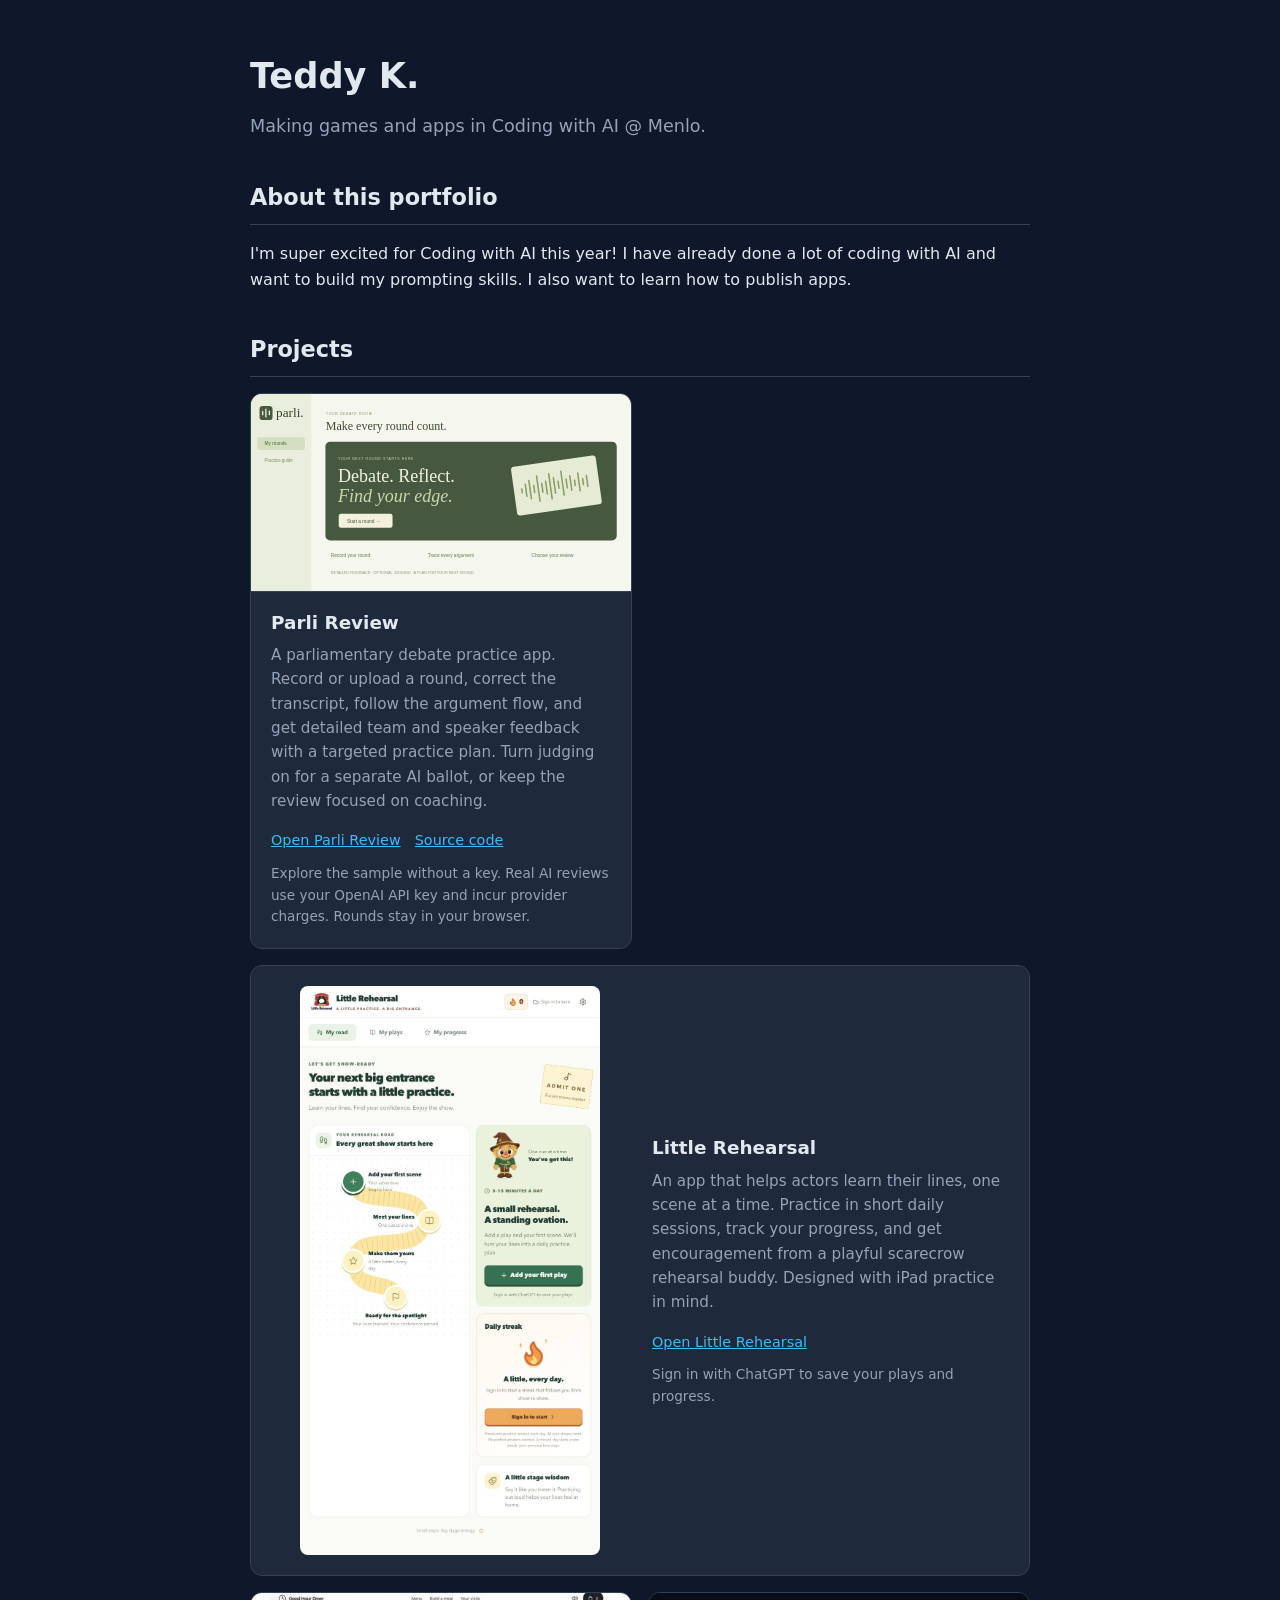
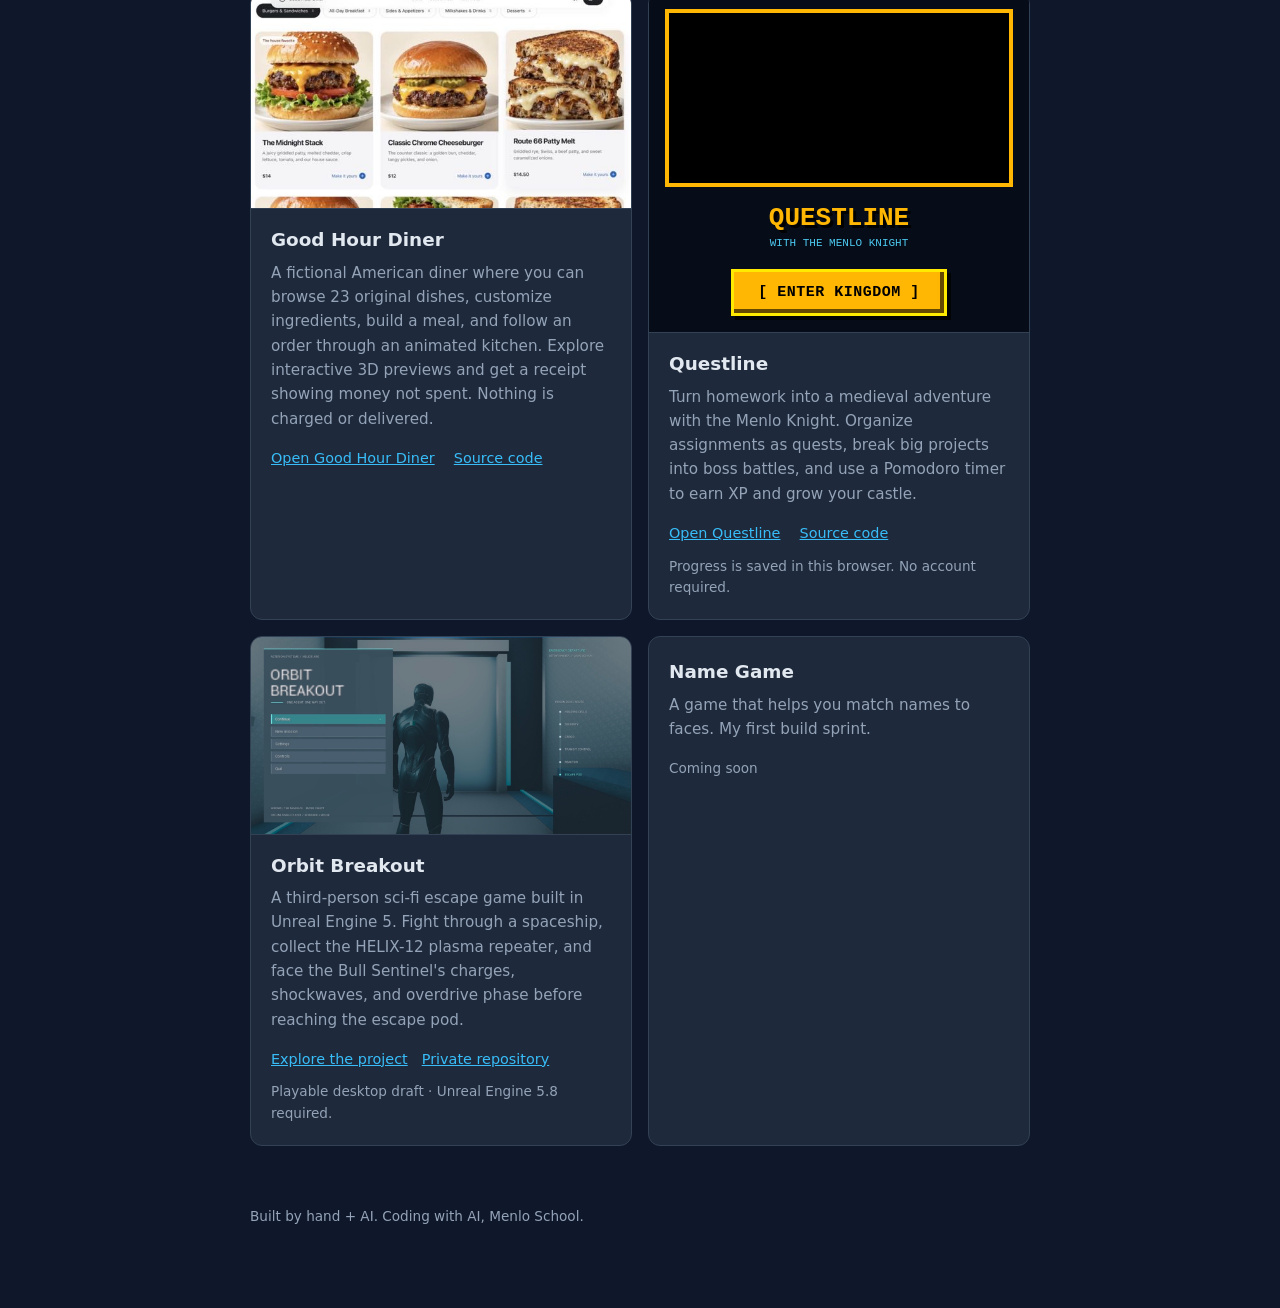
<file: index.html>
<!DOCTYPE html>
<html lang="en">
<head>
  <meta charset="UTF-8" />
  <meta name="viewport" content="width=device-width, initial-scale=1.0" />

  <!--  1: Put your name or handle in the title below (this shows in the browser tab). -->
  <title>Teddy Kindler Coding Portfolio</title>

  <style>
    /* You can change any of these colors and sizes to make the page yours. */
    :root {
      --bg: #0f172a;          /* page background */
      --card: #1e293b;        /* project card background */
      --text: #e2e8f0;        /* main text */
      --muted: #94a3b8;       /* softer text */
      --accent: #38bdf8;      /* links and highlights */
    }
    * { box-sizing: border-box; }
    body {
      margin: 0;
      font-family: system-ui, -apple-system, "Segoe UI", Roboto, sans-serif;
      background: var(--bg);
      color: var(--text);
      line-height: 1.6;
    }
    .wrap { max-width: 820px; margin: 0 auto; padding: 48px 20px 80px; }
    header { margin-bottom: 40px; }
    h1 { font-size: 2.2rem; margin: 0 0 8px; }
    .tagline { color: var(--muted); font-size: 1.1rem; margin: 0; }
    h2 { font-size: 1.4rem; margin: 40px 0 16px; border-bottom: 1px solid #334155; padding-bottom: 8px; }
    a { color: var(--accent); }

    .projects { display: grid; grid-template-columns: 1fr; gap: 16px; }
    @media (min-width: 620px) { .projects { grid-template-columns: 1fr 1fr; } }

    .card {
      background: var(--card);
      border: 1px solid #334155;
      border-radius: 12px;
      padding: 20px;
    }
    .card h3 { margin: 0 0 6px; font-size: 1.15rem; }
    .card p { margin: 0 0 14px; color: var(--muted); font-size: 0.95rem; }
    .card .links a { display: inline-block; margin-right: 14px; font-size: 0.9rem; }
    .project-screenshot {
      display: block;
      width: calc(100% + 40px);
      height: auto;
      margin: -20px -20px 16px;
      border-bottom: 1px solid #334155;
      border-radius: 11px 11px 0 0;
    }
    .card-with-preview { grid-column: 1 / -1; display: grid; gap: 24px; align-items: center; }
    .project-preview { display: block; width: 100%; max-width: 300px; margin: 0 auto; border-radius: 8px; }
    .project-preview:focus-visible { outline: 3px solid var(--accent); outline-offset: 5px; }
    .project-preview img { display: block; width: 100%; height: auto; border-radius: inherit; }
    @media (min-width: 620px) {
      .card-with-preview { grid-template-columns: minmax(0, 1fr) minmax(0, 1fr); }
    }
    footer { margin-top: 60px; color: var(--muted); font-size: 0.85rem; }
  </style>
</head>
<body>
  <div class="wrap">

    <header>
      <!-- TODO 2: Replace with your name or a handle. Do NOT put your full name +
           email + phone together. First name + last initial, or a handle, is plenty. -->
      <h1>Teddy K.</h1>

      <!-- TODO 3: One line about you as a builder. -->
      <p class="tagline">Making games and apps in Coding with AI @ Menlo.</p>
    </header>

    <section>
      <h2>About this portfolio</h2>
      <!-- TODO 4: A few sentences. Why you're excited, what you want to get better at. -->
      <p>
        I'm super excited for Coding with AI this year! I have already done a lot of coding with AI and want to build my prompting skills. I also want to learn how to publish apps.
      </p>
    </section>

    <section>
      <h2>Projects</h2>
      <div class="projects">

        <div class="card">
          <img class="project-screenshot" src="./assets/parli-review-preview.svg" width="1200" height="620" alt="Parli Review: a focused green and cream workspace for parliamentary debate, with recording, argument flow, and optional judging." loading="lazy" />
          <h3>Parli Review</h3>
          <p>A parliamentary debate practice app. Record or upload a round, correct the transcript, follow the argument flow, and get detailed team and speaker feedback with a targeted practice plan. Turn judging on for a separate AI ballot, or keep the review focused on coaching.</p>
          <div class="links"><a href="./parli-review/">Open Parli Review</a><a href="https://github.com/TKindler7/Parli-Review">Source code</a></div>
          <p style="font-size:0.85rem; margin:10px 0 0;">Explore the sample without a key. Real AI reviews use your OpenAI API key and incur provider charges. Rounds stay in your browser.</p>
        </div>


        <div class="card card-with-preview">
          <a class="project-preview" href="https://little-rehearsal.tk7272.chatgpt.site/" aria-label="Open Little Rehearsal">
            <img src="assets/little-rehearsal-preview.png" width="822" height="1559" loading="lazy" decoding="async" alt="Little Rehearsal's yellow brick rehearsal road, scarecrow practice buddy, and daily streak panel." />
          </a>
          <div>
          <h3>Little Rehearsal</h3>
          <p>An app that helps actors learn their lines, one scene at a time. Practice in short daily sessions, track your progress, and get encouragement from a playful scarecrow rehearsal buddy. Designed with iPad practice in mind.</p>
          <div class="links">
            <a href="https://little-rehearsal.tk7272.chatgpt.site/">Open Little Rehearsal</a>
          </div>
          <p style="font-size:0.85rem; margin:10px 0 0;">Sign in with ChatGPT to save your plays and progress.</p>
          </div>
        </div>

        <div class="card">
          <img class="project-screenshot" src="./assets/good-hour-diner-screenshot.jpg" alt="Good Hour Diner menu with original burgers, sandwiches, and ingredient customization" loading="lazy" />
          <h3>Good Hour Diner</h3>
          <p>A fictional American diner where you can browse 23 original dishes, customize ingredients, build a meal, and follow an order through an animated kitchen. Explore interactive 3D previews and get a receipt showing money not spent. Nothing is charged or delivered.</p>
          <div class="links">
            <a href="https://appledesignlanguageamericandinerdop.vercel.app/">Open Good Hour Diner</a>
            <a href="https://github.com/TKindler7/GoodHourDiner">Source code</a>
          </div>
        </div>


        <div class="card">
          <iframe src="./questline/" title="Questline app preview" loading="lazy" style="display:block; width:calc(100% + 40px); height:340px; margin:-20px -20px 16px; border:0; border-bottom:1px solid #334155; border-radius:11px 11px 0 0;"></iframe>
          <h3>Questline</h3>
          <p>Turn homework into a medieval adventure with the Menlo Knight. Organize assignments as quests, break big projects into boss battles, and use a Pomodoro timer to earn XP and grow your castle.</p>
          <div class="links">
            <a href="./questline/">Open Questline</a>
            <a href="https://github.com/TKindler7/Teddy-Kindler/blob/main/questline/index.html">Source code</a>
          </div>
          <p style="font-size:0.85rem; margin:10px 0 0;">Progress is saved in this browser. No account required.</p>
        </div>

        <div class="card">
          <img class="project-screenshot" src="./assets/orbit-breakout-screenshot.jpg" width="1200" height="620" alt="Orbit Breakout title screen with an armored character aboard the cyan-lit spaceship" loading="lazy" decoding="async" />
          <h3>Orbit Breakout</h3>
          <p>A third-person sci-fi escape game built in Unreal Engine 5. Fight through a spaceship, collect the HELIX-12 plasma repeater, and face the Bull Sentinel's charges, shockwaves, and overdrive phase before reaching the escape pod.</p>
          <div class="links"><a href="./orbit-breakout/">Explore the project</a><a href="https://github.com/TKindler7/OrbitBreakout">Private repository</a></div>
          <p style="font-size:0.85rem; margin:10px 0 0;">Playable desktop draft · Unreal Engine 5.8 required.</p>
        </div>

        <!-- This is an EXAMPLE card. Copy it for each new project.
             When you add a project, put its files in a folder (e.g. /name-game/)
             and point the "Live demo" link at that folder. -->
        <div class="card">
          <h3>Name Game</h3>
          <p>A game that helps you match names to faces. My first build sprint.</p>
          <div class="links">
            <!-- TODO 5: Uncomment these once the name-game folder exists.
                 Talk to your teacher before publishing anything with other
                 students' faces on it. -->
            <!-- <a href="./name-game/">Live demo</a> -->
            <!-- <a href="./name-game/README.md">How I built it</a> -->
            <span style="color:var(--muted); font-size:0.85rem;">Coming soon</span>
          </div>
        </div>

        <!-- TODO 6: Add more cards here as you finish more sprints. -->

      </div>
    </section>

    <footer>
      <!-- TODO 7: Optional — a link to your GitHub profile. -->
      Built by hand + AI. Coding with AI, Menlo School.
    </footer>

  </div>
</body>
</html>
</file>
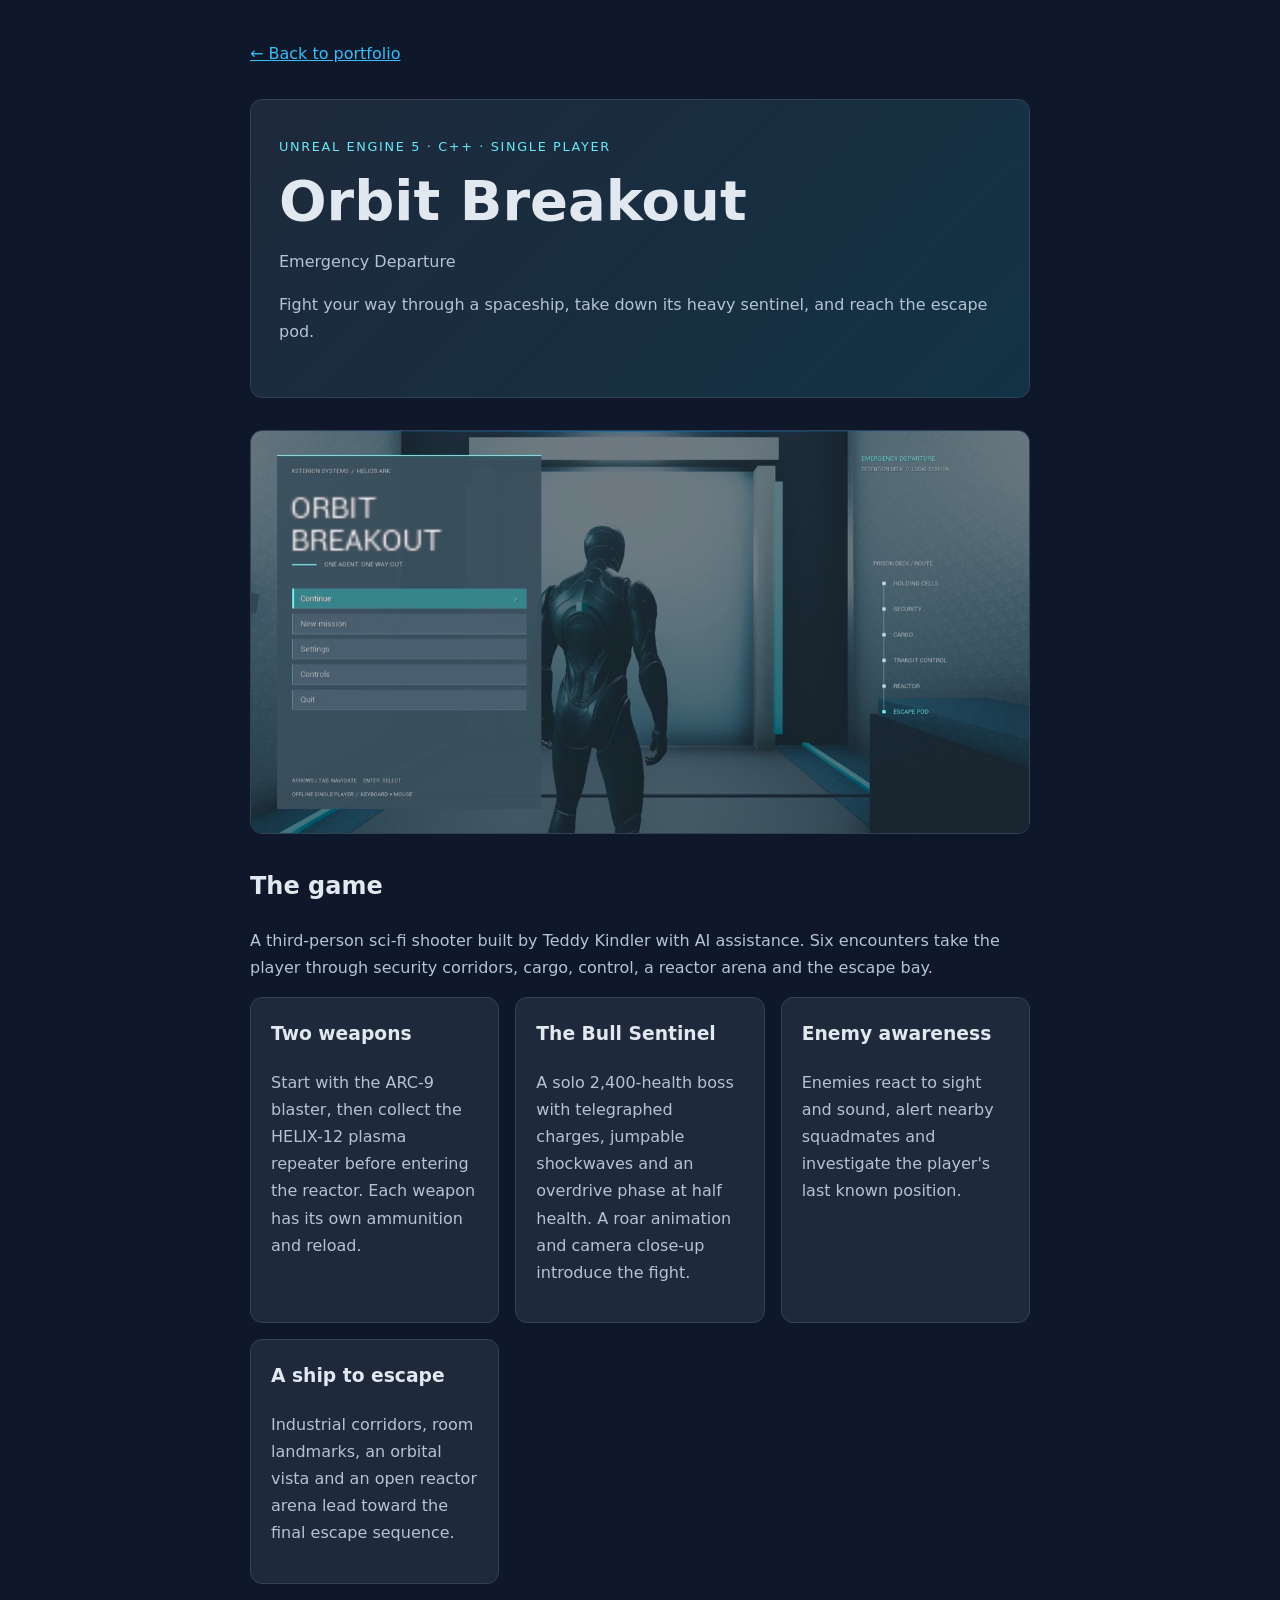
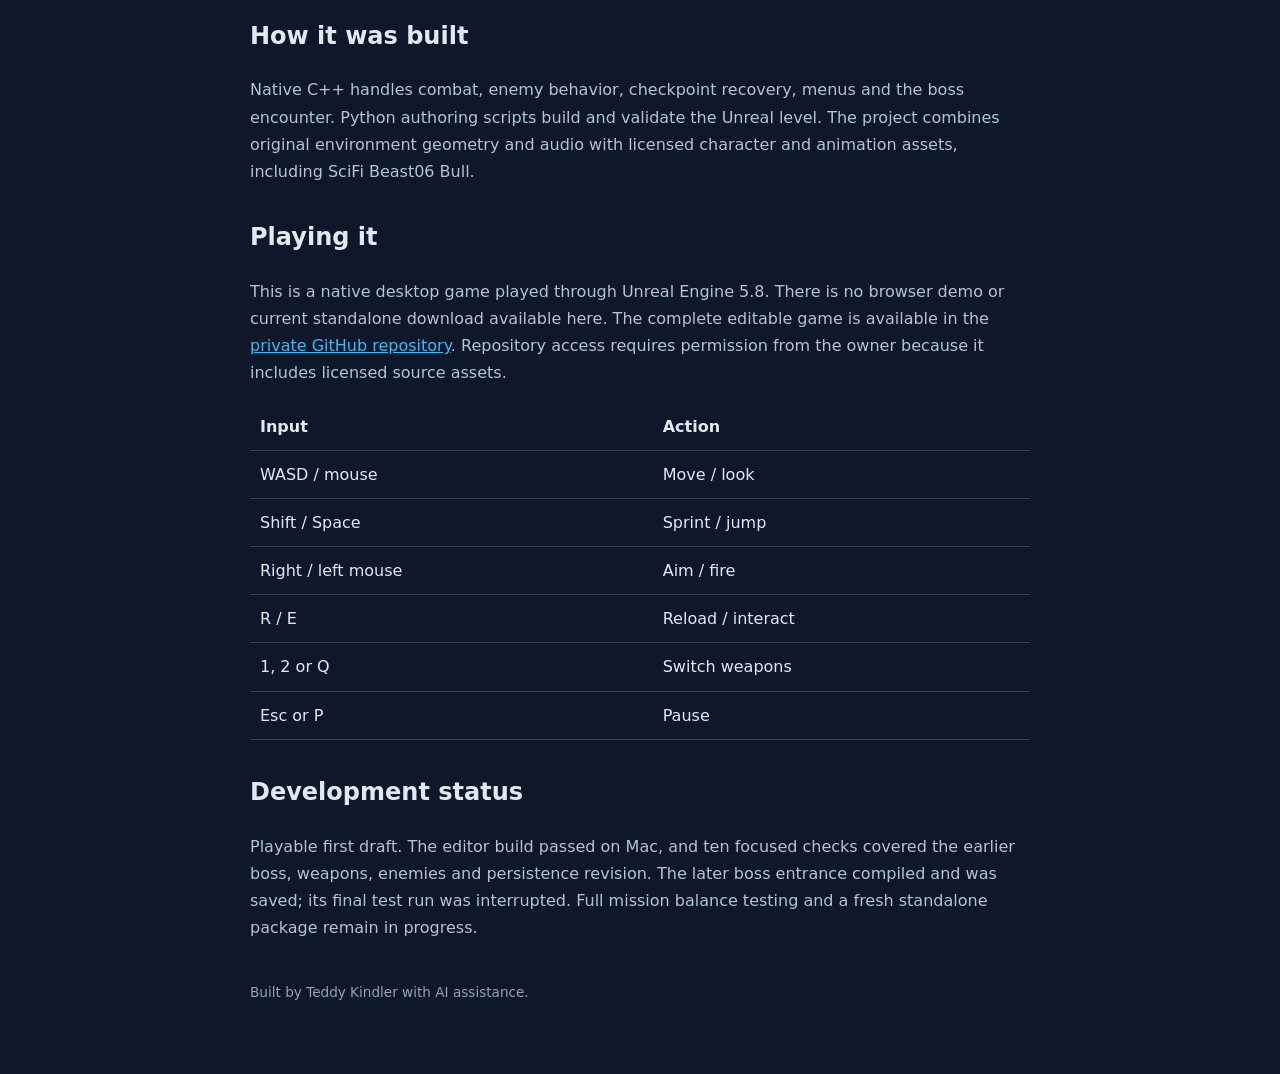
<file: orbit-breakout/index.html>
<!doctype html>
<html lang="en"><head><meta charset="utf-8"><meta name="viewport" content="width=device-width,initial-scale=1"><title>Orbit Breakout — Teddy Kindler</title><style>
:root{color-scheme:dark}*{box-sizing:border-box}body{margin:0;background:#0f172a;color:#e2e8f0;font:16px/1.7 system-ui,sans-serif}main{max-width:820px;margin:auto;padding:40px 20px 70px}a{color:#38bdf8}header{margin:32px 0;padding:36px 28px;background:linear-gradient(135deg,#1e293b,#123345);border:1px solid #334155;border-radius:12px}h1{font-size:clamp(2rem,7vw,3.5rem);line-height:1.1;margin:12px 0}h2{margin-top:32px}p{color:#b5c3d5}.eyebrow{color:#67e8f9;letter-spacing:.13em;text-transform:uppercase;font-size:.8rem}.grid{display:grid;grid-template-columns:repeat(auto-fit,minmax(240px,1fr));gap:16px}.card{padding:20px;border:1px solid #334155;border-radius:12px;background:#1e293b}.card h3{margin-top:0}table{border-collapse:collapse;width:100%}td,th{padding:10px;text-align:left;border-bottom:1px solid #334155}footer{margin-top:40px;font-size:.85rem;color:#94a3b8}</style></head>
<body><main><a href="../">← Back to portfolio</a><header><div class="eyebrow">Unreal Engine 5 · C++ · Single player</div><h1>Orbit Breakout</h1><p>Emergency Departure</p><p>Fight your way through a spaceship, take down its heavy sentinel, and reach the escape pod.</p></header>
<img src="../assets/orbit-breakout-screenshot.jpg" width="1200" height="620" alt="Orbit Breakout title screen with an armored character aboard the cyan-lit spaceship" style="display:block;width:100%;height:auto;border:1px solid #334155;border-radius:12px" decoding="async">
<h2>The game</h2><p>A third-person sci-fi shooter built by Teddy Kindler with AI assistance. Six encounters take the player through security corridors, cargo, control, a reactor arena and the escape bay.</p>
<div class="grid"><section class="card"><h3>Two weapons</h3><p>Start with the ARC-9 blaster, then collect the HELIX-12 plasma repeater before entering the reactor. Each weapon has its own ammunition and reload.</p></section><section class="card"><h3>The Bull Sentinel</h3><p>A solo 2,400-health boss with telegraphed charges, jumpable shockwaves and an overdrive phase at half health. A roar animation and camera close-up introduce the fight.</p></section><section class="card"><h3>Enemy awareness</h3><p>Enemies react to sight and sound, alert nearby squadmates and investigate the player's last known position.</p></section><section class="card"><h3>A ship to escape</h3><p>Industrial corridors, room landmarks, an orbital vista and an open reactor arena lead toward the final escape sequence.</p></section></div>
<h2>How it was built</h2><p>Native C++ handles combat, enemy behavior, checkpoint recovery, menus and the boss encounter. Python authoring scripts build and validate the Unreal level. The project combines original environment geometry and audio with licensed character and animation assets, including SciFi Beast06 Bull.</p>
<h2>Playing it</h2><p>This is a native desktop game played through Unreal Engine 5.8. There is no browser demo or current standalone download available here. The complete editable game is available in the <a href="https://github.com/TKindler7/OrbitBreakout">private GitHub repository</a>. Repository access requires permission from the owner because it includes licensed source assets.</p>
<table><thead><tr><th>Input</th><th>Action</th></tr></thead><tbody><tr><td>WASD / mouse</td><td>Move / look</td></tr><tr><td>Shift / Space</td><td>Sprint / jump</td></tr><tr><td>Right / left mouse</td><td>Aim / fire</td></tr><tr><td>R / E</td><td>Reload / interact</td></tr><tr><td>1, 2 or Q</td><td>Switch weapons</td></tr><tr><td>Esc or P</td><td>Pause</td></tr></tbody></table>
<h2>Development status</h2><p>Playable first draft. The editor build passed on Mac, and ten focused checks covered the earlier boss, weapons, enemies and persistence revision. The later boss entrance compiled and was saved; its final test run was interrupted. Full mission balance testing and a fresh standalone package remain in progress.</p><footer>Built by Teddy Kindler with AI assistance.</footer></main></body></html>
</file>
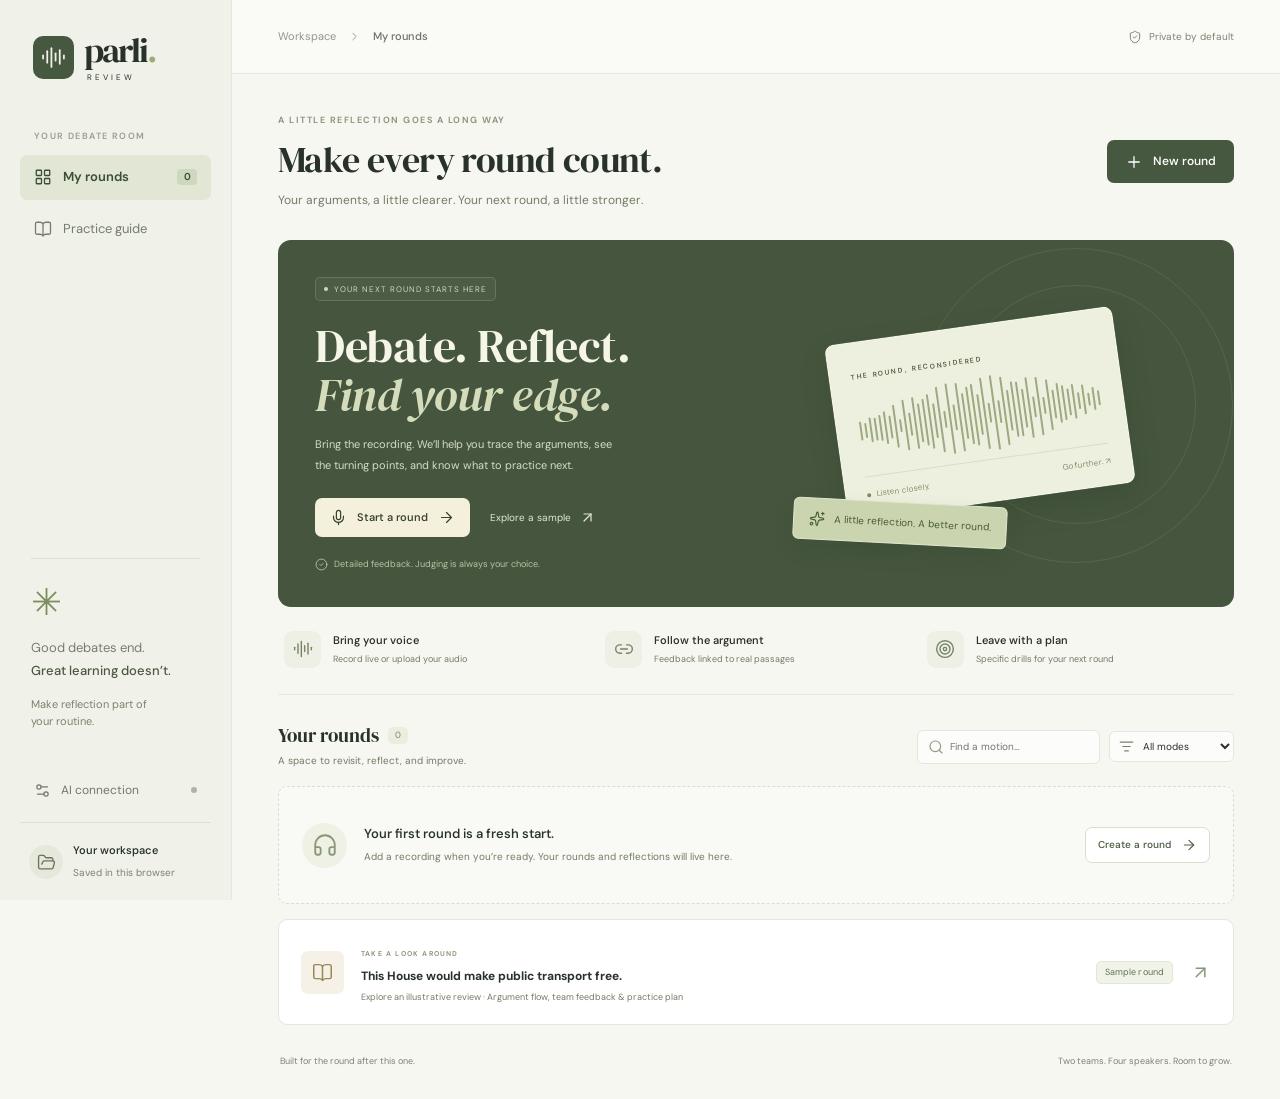
<file: parli-review/index.html>
<!doctype html><html lang="en"><head><meta charset="UTF-8"/><meta name="viewport" content="width=device-width,initial-scale=1"/><meta name="theme-color" content="#46583f"/><meta name="description" content="Record or upload your parliamentary debate, trace the arguments, and choose coaching with or without a ballot."/><link rel="icon" type="image/svg+xml" href="./favicon.svg"/><title>Parli Review — Make every round count</title>  <script type="module" crossorigin src="./assets/index-BFclTYRb.js"></script>
  <link rel="stylesheet" crossorigin href="./assets/index-BjJ2_1Ml.css">
</head><body><div id="root"></div></body></html>
</file>
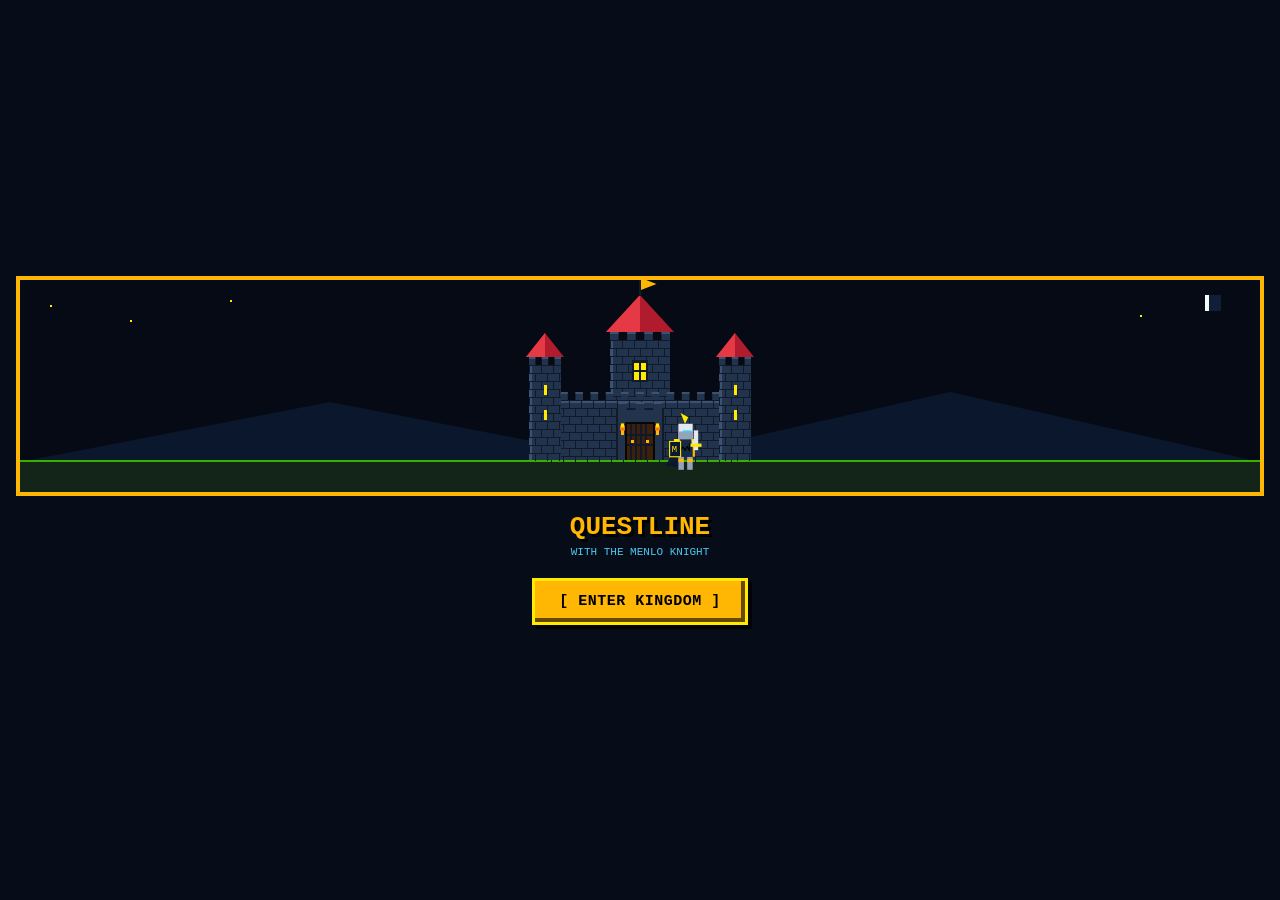
<file: questline/index.html>
<!DOCTYPE html>
<html lang="en">
<head>
<meta charset="UTF-8">
<meta name="viewport" content="width=device-width, initial-scale=1.0, maximum-scale=1.0, user-scalable=no">
<title>Questline - The Menlo Knight's Realm</title>
<style>
/* === CSS VARIABLES (16-BIT RETRO PALETTE & UI) === */
:root {
  --menlo-navy: #0a192f;
  --menlo-navy-light: #172a45;
  --menlo-gold: #ffb703;
  --menlo-yellow: #ffea00;
  
  --c-bg: #070d18;
  --c-panel: #111e38;
  --c-panel-border: #1e3a60;
  --c-dark-grey: #2b3a4e;
  --c-red: #e63946;
  --c-green: #38b000;
  --c-cyan: #4cc9f0;
  --c-white: #f8f9fa;
  --c-grey: #8d99ae;
  
  --font-main: 'Courier New', Courier, monospace;
  --ui-border: 4px solid var(--menlo-gold);
  --ui-shadow: inset -4px -4px 0px rgba(0,0,0,0.6), 4px 4px 0px rgba(0,0,0,0.8);
}

/* === BASE RESET & UI LAYOUT === */
* { box-sizing: border-box; margin: 0; padding: 0; user-select: none; }
body {
  background-color: var(--c-bg); color: var(--c-white);
  font-family: var(--font-main); text-transform: uppercase;
  overflow: hidden; height: 100vh; width: 100vw;
  display: flex; flex-direction: column;
}

button {
  font-family: var(--font-main); text-transform: uppercase; cursor: pointer;
  background: var(--menlo-navy-light); color: var(--c-white);
  border: 3px solid var(--menlo-gold); box-shadow: var(--ui-shadow);
  padding: 10px 14px; font-weight: bold; font-size: 12px; letter-spacing: 0.5px;
  transition: transform 0.05s, filter 0.1s;
}
button:hover { filter: brightness(1.2); }
button:active { transform: translate(2px, 2px); box-shadow: inset 2px 2px 0px rgba(0,0,0,0.6); }
button.primary { background: var(--menlo-gold); color: #000; border-color: var(--menlo-yellow); }
button.success { background: var(--c-green); color: var(--c-white); border-color: #70e000; }
button.danger { background: var(--c-red); border-color: #ff758f; }

input, select {
  font-family: var(--font-main); background: #040914; color: var(--c-white);
  border: 3px solid var(--c-panel-border); padding: 8px 10px; font-size: 12px;
  width: 100%; outline: none; margin-bottom: 10px; text-transform: uppercase;
}
input:focus, select:focus { border-color: var(--menlo-gold); }

.hidden { display: none !important; }

/* === SCREEN SHAKE FX === */
.shake { animation: shakeAnim 0.25s cubic-bezier(.36,.07,.19,.97) both; }
@keyframes shakeAnim {
  10%, 90% { transform: translate3d(-3px, 0, 0); }
  20%, 80% { transform: translate3d(5px, 0, 0); }
  30%, 50%, 70% { transform: translate3d(-7px, 0, 0); }
  40%, 60% { transform: translate3d(7px, 0, 0); }
}

/* === LAYOUT === */
#app-container { display: flex; flex-direction: column; height: 100vh; position: relative; }
.screen { flex: 1; display: flex; flex-direction: column; overflow: hidden; position: relative; }

/* === TOP BAR (HEADER) === */
#top-bar {
  background: var(--menlo-navy); border-bottom: 4px solid var(--menlo-gold);
  padding: 8px 12px; display: flex; justify-content: space-between; align-items: center;
  z-index: 10;
}
.stat-block { display: flex; flex-direction: column; font-size: 10px; }
.stat-value { font-size: 15px; font-weight: bold; color: var(--menlo-gold); }
.level-bar-container { flex: 1; margin: 0 12px; max-width: 260px; }
.level-text { display: flex; justify-content: space-between; font-size: 10px; margin-bottom: 3px; color: var(--menlo-gold); }
.progress-bg { background: #000; border: 2px solid var(--c-panel-border); height: 14px; position: relative; }
.progress-fill { background: var(--c-cyan); height: 100%; width: 0%; transition: width 0.4s ease-out; }

/* === MAIN CONTENT === */
#main-content { flex: 1; position: relative; overflow-y: auto; background: var(--c-bg); }
.view { padding: 12px; display: none; min-height: 100%; }
.view.active { display: block; }

/* Kingdom View */
#view-kingdom { padding: 0; }
#kingdom-canvas-container { height: 210px; position: relative; background: #000; border-bottom: 4px solid var(--menlo-gold); }
canvas { display: block; width: 100%; height: 100%; image-rendering: pixelated; }

#kingdom-ui { padding: 12px; }
.card {
  background: var(--menlo-navy); border: 3px solid var(--c-panel-border);
  padding: 12px; margin-bottom: 12px; box-shadow: var(--ui-shadow); position: relative;
}
.card.highlight { border-color: var(--menlo-gold); }
.card-header { font-size: 10px; color: var(--menlo-gold); margin-bottom: 6px; letter-spacing: 1px; }
.quest-title { font-size: 15px; font-weight: bold; color: var(--c-white); margin-bottom: 4px; }
.quest-meta { font-size: 11px; color: var(--c-cyan); display: flex; gap: 10px; margin-bottom: 8px; flex-wrap: wrap; }
.badge { background: var(--menlo-navy-light); padding: 2px 6px; font-size: 9px; color: var(--menlo-gold); border: 1px solid var(--menlo-gold); }

/* MENLO KNIGHT DIALOGUE CARD */
.menlo-dialogue {
  background: var(--menlo-navy-light); border: 3px solid var(--menlo-gold);
  padding: 10px; display: flex; gap: 12px; align-items: center; margin-bottom: 12px;
}
.menlo-avatar { width: 48px; height: 48px; background: #000; border: 2px solid var(--menlo-gold); flex-shrink: 0; }
.menlo-speech { font-size: 11px; color: var(--c-white); line-height: 1.3; }

/* TIME SELECTOR */
.time-selector { display: flex; flex-wrap: wrap; gap: 6px; margin-top: 6px; }
.time-btn { padding: 6px 8px; font-size: 10px; flex: 1; min-width: 50px; text-align: center; }

/* 16-BIT BOSS BATTLE ARENA */
.boss-arena {
  background: #0d0614; border: 4px solid var(--c-red);
  padding: 10px; margin-bottom: 12px; position: relative;
  box-shadow: 0 0 15px rgba(230, 57, 70, 0.3);
}
.boss-canvas-wrap { height: 160px; width: 100%; background: #000; border: 2px solid var(--c-panel-border); margin-bottom: 8px; position: relative; overflow: hidden; }
.boss-hp-bg { background: #300; border: 2px solid var(--c-white); height: 16px; position: relative; margin-bottom: 8px; }
.boss-hp-fill { background: var(--c-red); height: 100%; width: 100%; transition: width 0.3s ease-out; }
.boss-hp-text { position: absolute; width: 100%; text-align: center; font-size: 10px; top: 1px; color: var(--c-white); text-shadow: 1px 1px 0 #000; }

.stage-item {
  background: var(--menlo-navy); border: 2px solid var(--c-panel-border);
  padding: 8px 10px; margin-bottom: 6px; display: flex; align-items: center; gap: 10px; font-size: 11px;
  cursor: pointer; transition: all 0.1s;
}
.stage-item:hover { border-color: var(--menlo-gold); background: var(--menlo-navy-light); }
.stage-item.completed { background: #0f2d18; border-color: var(--c-green); text-decoration: line-through; color: var(--c-grey); }
.stage-checkbox { width: 20px; height: 20px; border: 2px solid var(--menlo-gold); display: flex; align-items: center; justify-content: center; font-weight: bold; background: #000; flex-shrink: 0; color: var(--menlo-yellow); }

/* POMODORO TIMER STYLES */
.pomo-mode-btn {
  flex: 1; font-size: 10px; padding: 8px 4px; border-color: var(--c-panel-border);
}
.pomo-mode-btn.active {
  background: var(--menlo-gold); color: #000; border-color: var(--menlo-yellow);
}
#pomo-display {
  font-size: 48px; color: var(--c-white); text-shadow: 4px 4px 0 #000; text-align: center; margin: 10px 0;
}

/* BOTTOM NAV */
#bottom-nav {
  background: var(--menlo-navy); border-top: 4px solid var(--menlo-gold);
  display: flex; height: 56px; z-index: 10;
}
.nav-btn {
  flex: 1; background: none; border: none; box-shadow: none;
  display: flex; flex-direction: column; justify-content: center; align-items: center;
  color: var(--c-grey); font-size: 8.5px; border-right: 1px solid var(--c-panel-border);
}
.nav-btn:last-child { border-right: none; }
.nav-btn.active { color: var(--menlo-gold); background: rgba(255,183,3,0.1); }
.nav-add { background: var(--menlo-gold); color: #000; font-size: 24px; font-weight: bold; }

/* MODALS & OVERLAYS */
.modal-overlay {
  position: fixed; top: 0; left: 0; width: 100vw; height: 100vh;
  background: rgba(0,0,0,0.85); display: flex; justify-content: center; align-items: center;
  z-index: 100; opacity: 0; pointer-events: none; transition: opacity 0.2s;
}
.modal-overlay.active { opacity: 1; pointer-events: all; }
.modal-content {
  background: var(--menlo-navy); border: 4px solid var(--menlo-gold);
  padding: 16px; width: 90%; max-width: 400px; max-height: 85vh; overflow-y: auto;
  box-shadow: 8px 8px 0px rgba(0,0,0,0.8);
}
.modal-actions { display: flex; justify-content: flex-end; gap: 8px; margin-top: 14px; }

#splash-screen, #setup-screen, #focus-screen, #completion-screen {
  position: absolute; top: 0; left: 0; width: 100%; height: 100%;
  background: var(--c-bg); z-index: 200; display: flex; flex-direction: column;
  justify-content: center; align-items: center; padding: 16px; text-align: center;
}

#fx-canvas { position: absolute; top: 0; left: 0; width: 100%; height: 100%; pointer-events: none; z-index: 300; }
</style>
</head>
<body>

<canvas id="fx-canvas"></canvas>

<!-- SPLASH SCREEN -->
<div id="splash-screen" class="screen">
  <div style="width: 100%; height: 220px; background: #000; border: 4px solid var(--menlo-gold); margin-bottom: 16px; position: relative;">
    <canvas id="splash-canvas"></canvas>
  </div>
  <h1 style="font-size: 26px; color: var(--menlo-gold); text-shadow: 3px 3px 0 #000; margin-bottom: 4px;">QUESTLINE</h1>
  <p style="font-size: 11px; color: var(--c-cyan); margin-bottom: 20px;">WITH THE MENLO KNIGHT</p>
  <button class="primary" onclick="app.startSetupOrMain()" style="font-size: 15px; padding: 12px 24px;">[ ENTER KINGDOM ]</button>
</div>

<!-- SETUP SCREEN -->
<div id="setup-screen" class="screen hidden">
  <h2 style="color:var(--menlo-gold); margin-bottom:8px;">BUILD YOUR CLASSES</h2>
  <p style="font-size: 11px; color:var(--c-grey); margin-bottom: 16px;">Select subjects for your realm:</p>
  
  <div id="setup-subjects" style="display: flex; flex-wrap: wrap; gap: 8px; justify-content: center; margin-bottom: 16px; max-width: 320px;"></div>
  
  <div style="display: flex; gap: 6px; width: 100%; max-width: 300px; margin-bottom: 16px;">
    <input type="text" id="setup-custom-subject" placeholder="CUSTOM SUBJECT..." style="margin:0;">
    <button onclick="app.addSetupSubject()">+ ADD</button>
  </div>
  
  <button class="primary" onclick="app.finishSetup()" style="width: 100%; max-width: 300px;">[ CLAIM YOUR CASTLE ]</button>
</div>

<!-- MAIN APP CONTAINER -->
<div id="app-container" class="hidden">
  
  <!-- TOP BAR -->
  <div id="top-bar">
    <div class="stat-block">
      <span style="color:var(--c-grey);">CASTLE</span>
      <span class="stat-value" id="ui-level">LVL 1</span>
    </div>
    
    <div class="level-bar-container">
      <div class="level-text">
        <span id="ui-xp-text">0 / 500 XP</span>
        <span><span id="ui-streak">🔥 0</span> <span id="ui-momentum">⚡ 50</span></span>
      </div>
      <div class="progress-bg"><div class="progress-fill" id="ui-xp-bar"></div></div>
    </div>
  </div>

  <!-- MAIN CONTENT -->
  <div id="main-content">
    
    <!-- KINGDOM VIEW -->
    <div id="view-kingdom" class="view active">
      <div id="kingdom-canvas-container">
        <canvas id="kingdom-canvas"></canvas>
      </div>

      <div id="kingdom-ui">
        <!-- Menlo Knight Advice -->
        <div class="menlo-dialogue">
          <div class="menlo-avatar"><canvas id="menlo-avatar-canvas" width="48" height="48"></canvas></div>
          <div class="menlo-speech" id="menlo-quote">"Greetings, scholar! Prepare thy blade—boss monsters and quests await!"</div>
        </div>

        <!-- Next Recommended Quest / Boss Quest -->
        <div id="next-quest-container"></div>
        
        <!-- Quick Time Selector -->
        <div class="card" style="margin-top: 10px;">
          <div class="card-header">⚔️ HOW MUCH TIME HAVE YOU?</div>
          <div class="time-selector">
            <button class="time-btn" onclick="app.suggestQuest(5)">5 MIN</button>
            <button class="time-btn" onclick="app.suggestQuest(15)">15 MIN</button>
            <button class="time-btn" onclick="app.suggestQuest(30)">30 MIN</button>
            <button class="time-btn" onclick="app.suggestQuest(45)">45 MIN</button>
            <button class="time-btn" onclick="app.suggestQuest(60)">1 HR+</button>
          </div>
        </div>
      </div>
    </div>

    <!-- QUESTS LIST VIEW -->
    <div id="view-quests" class="view">
      <h3 style="color:var(--menlo-gold); border-bottom: 2px solid var(--c-panel-border); padding-bottom: 6px; margin-bottom: 12px;">ACTIVE QUEST BOARD</h3>
      <div id="quest-list-container"></div>
    </div>

    <!-- ON-THEME POMODORO TIMER VIEW -->
    <div id="view-pomo" class="view">
      <h3 style="color:var(--menlo-gold); border-bottom: 2px solid var(--c-panel-border); padding-bottom: 6px; margin-bottom: 12px;">MENLO TRAINING GROUNDS</h3>
      
      <!-- MODE SELECTION -->
      <div style="display:flex; gap:6px; margin-bottom:12px;">
        <button id="pomo-mode-focus" class="pomo-mode-btn active" onclick="app.setPomoMode('focus')">⚔️ FOCUS (25M)</button>
        <button id="pomo-mode-short" class="pomo-mode-btn" onclick="app.setPomoMode('short')">🛡️ REST (5M)</button>
        <button id="pomo-mode-long" class="pomo-mode-btn" onclick="app.setPomoMode('long')">🏰 REST (15M)</button>
      </div>

      <!-- TIMER DISPLAY & CANVAS -->
      <div class="card" style="text-align:center; padding:12px;">
        <div id="pomo-status-title" style="color:var(--c-cyan); font-size:11px;">BATTLE FOCUS SESSION</div>
        <div id="pomo-display">25:00</div>
        
        <!-- Animated 16-Bit Knight Powering Up Canvas -->
        <div style="height: 130px; width: 100%; background: #000; border: 2px solid var(--c-panel-border); margin-bottom: 12px; position: relative;">
          <canvas id="pomo-canvas"></canvas>
        </div>

        <div style="display:flex; gap:10px; justify-content:center;">
          <button id="pomo-start-btn" class="primary" onclick="app.togglePomoTimer()" style="flex:2; font-size:14px; padding:10px;">[ START TRAINING ]</button>
          <button onclick="app.resetPomoTimer()" style="flex:1;">RESET</button>
        </div>
      </div>

      <div class="card">
        <div class="card-header">📜 TRAINING REWARDS</div>
        <p style="font-size:11px; color:var(--c-grey);">Complete 25-minute Battle Focus sessions to power up the Menlo Knight, gain <span style="color:var(--menlo-gold);">+100 XP</span>, and restore <span style="color:var(--c-cyan);">+15 Momentum</span>!</p>
        <p style="font-size:11px; margin-top:6px; color:var(--menlo-gold);">SESSIONS COMPLETED TODAY: <span id="pomo-completed-count" style="font-weight:bold;">0</span></p>
      </div>
    </div>

    <!-- MAP VIEW -->
    <div id="view-map" class="view">
      <h3 style="color:var(--menlo-gold); border-bottom: 2px solid var(--c-panel-border); padding-bottom: 6px; margin-bottom: 12px;">REALM MAP</h3>
      <div class="card" style="text-align:center; padding:20px;">
        <h4 style="color:var(--c-cyan);">THE MENLO REALM</h4>
        <p style="font-size:11px; margin-top:10px; color:var(--c-grey);">Your castle towers expand as homework quests are slain! Clear overdue tasks to protect your realm from ruin.</p>
      </div>
    </div>

    <!-- PROFILE VIEW -->
    <div id="view-profile" class="view">
      <h3 style="color:var(--menlo-gold); border-bottom: 2px solid var(--c-panel-border); padding-bottom: 6px; margin-bottom: 12px;">HERO HALL</h3>
      <div class="card">
        <h4>KNIGHT STATS</h4>
        <p style="margin-top:8px; font-size:12px;">Total XP Earned: <span id="prof-xp" class="stat-value">0</span></p>
        <p style="font-size:12px; margin-top:4px;">Quests Completed: <span id="prof-completed" class="stat-value">0</span></p>
      </div>
      <button onclick="app.resetData()" class="danger" style="width:100%; margin-top: 10px;">RESET ALL PROGRESS</button>
    </div>

  </div>

  <!-- BOTTOM NAV -->
  <div id="bottom-nav">
    <button class="nav-btn active" onclick="app.switchTab('kingdom', this)">KINGDOM</button>
    <button class="nav-btn" onclick="app.switchTab('quests', this)">QUESTS</button>
    <button class="nav-btn nav-add" onclick="app.openAddModal()">+</button>
    <button class="nav-btn" onclick="app.switchTab('pomo', this)">POMO</button>
    <button class="nav-btn" onclick="app.switchTab('profile', this)">HERO</button>
  </div>

</div>

<!-- ADD QUEST MODAL -->
<div id="modal-add" class="modal-overlay">
  <div class="modal-content">
    <h3 style="color:var(--menlo-gold); margin-bottom:8px;">NEW HOMEWORK QUEST</h3>
    
    <label style="font-size:10px; color:var(--c-grey);">QUEST NAME / QUICK ADD</label>
    <input type="text" id="qa-title" placeholder="E.G. MATH PAGE 42 TOMORROW 30 MIN" onkeyup="app.parseQuickAdd(this.value)">
    <div id="quick-add-hint" style="font-size:9px; color:var(--c-cyan); margin-top:-6px; margin-bottom:8px; min-height:12px;"></div>
    
    <label style="font-size:10px; color:var(--c-grey);">SUBJECT</label>
    <select id="qa-subject"></select>
    
    <label style="font-size:10px; color:var(--c-grey);">DUE DATE</label>
    <input type="date" id="qa-date">
    
    <div style="display:flex; gap: 8px;">
      <div style="flex:1;">
        <label style="font-size:10px; color:var(--c-grey);">EST. TIME</label>
        <select id="qa-time">
          <option value="5">5 MIN</option>
          <option value="15" selected>15 MIN</option>
          <option value="30">30 MIN</option>
          <option value="45">45 MIN</option>
          <option value="60">60 MIN</option>
          <option value="90">90 MIN</option>
        </select>
      </div>
      <div style="flex:1;">
        <label style="font-size:10px; color:var(--c-grey);">DIFFICULTY</label>
        <select id="qa-diff">
          <option value="1">EASY</option>
          <option value="2" selected>MEDIUM</option>
          <option value="3">HARD</option>
        </select>
      </div>
    </div>

    <label style="font-size:11px; display:flex; align-items:center; gap:6px; margin-top:6px; cursor:pointer;">
      <input type="checkbox" id="qa-boss" style="width:auto; margin:0;" onchange="document.getElementById('boss-options').style.display = this.checked ? 'block' : 'none'">
      ⚔️ FORGE AS A BOSS QUEST
    </label>

    <div id="boss-options" style="display:none; margin-top: 8px; background:#000; padding:10px; border:2px solid var(--c-red);">
      <h4 style="color:var(--c-red); font-size:11px; margin-bottom:4px;">BOSS MONSTER TEMPLATE</h4>
      <select id="qa-boss-template" onchange="app.applyBossTemplate(this.value)">
        <option value="essay">ESSAY BEHEMOTH</option>
        <option value="project">PROJECT DRAGON</option>
        <option value="test">EXAM DEMON</option>
      </select>
      <div id="qa-boss-stages" style="margin-top:6px;"></div>
    </div>

    <div class="modal-actions">
      <button onclick="app.closeModals()">CANCEL</button>
      <button class="primary" onclick="app.saveQuest()">ADD QUEST</button>
    </div>
  </div>
</div>

<!-- FOCUS MODE SCREEN (FOR INDIVIDUAL QUESTS) -->
<div id="focus-screen" class="screen hidden" style="background: #040814;">
  <h3 id="focus-subject" style="color:var(--c-cyan);">SUBJECT</h3>
  <h2 id="focus-title" style="font-size: 20px; color:var(--menlo-gold); margin-bottom: 12px;">Quest Title</h2>
  
  <div id="focus-timer" style="font-size: 56px; color: var(--c-white); text-shadow: 4px 4px 0 #000; margin: 10px 0;">25:00</div>
  
  <div style="width: 80%; max-width: 300px; height: 16px; border: 2px solid var(--c-panel-border); background: #000; position: relative; margin-bottom: 24px;">
    <div id="focus-avatar" style="position: absolute; top: -8px; left: 0; width: 16px; height: 16px; background: var(--menlo-gold); border: 2px solid #fff; transition: left 1s linear;"></div>
  </div>

  <div style="display: flex; gap: 10px;">
    <button onclick="app.exitFocusMode()">PAUSE / RETREAT</button>
    <button class="success" onclick="app.completeCurrentFocusQuest()">[ SLAIN! COMPLETE ]</button>
  </div>
</div>

<!-- VICTORY OVERLAY SCREEN -->
<div id="completion-screen" class="screen hidden" style="background: rgba(4,8,20,0.95);">
  <h1 style="color:var(--menlo-gold); font-size: 30px; text-shadow: 4px 4px 0 var(--c-red);" class="shake">VICTORY SLAIN!</h1>
  <h3 id="comp-title" style="margin-top: 12px; color:var(--c-white);">Quest Title</h3>
  
  <div style="margin: 20px 0; font-size: 28px; color: var(--menlo-yellow); text-shadow: 2px 2px 0 #000;">
    +<span id="comp-xp">0</span> XP
  </div>

  <div class="menlo-dialogue" style="max-width:320px;">
    <div class="menlo-speech" id="comp-menlo-quote">"Huzzah! By Menlo's glory, procrastination has been vanquished!"</div>
  </div>

  <button class="primary" onclick="app.closeCompletionScreen()" style="font-size:16px; padding:12px 24px; margin-top:16px;">CLAIM REWARD</button>
</div>

<script>
/* === 16-BIT SOUND SYNTHESIZER (Web Audio API) === */
const sound = {
  ctx: null,
  init() { if (!this.ctx) this.ctx = new (window.AudioContext || window.webkitAudioContext)(); },
  playTone(freq, type, duration, vol=0.15) {
    this.init();
    try {
      const osc = this.ctx.createOscillator();
      const gain = this.ctx.createGain();
      osc.type = type;
      osc.frequency.setValueAtTime(freq, this.ctx.currentTime);
      gain.gain.setValueAtTime(vol, this.ctx.currentTime);
      gain.gain.exponentialRampToValueAtTime(0.01, this.ctx.currentTime + duration);
      osc.connect(gain);
      gain.connect(this.ctx.destination);
      osc.start();
      osc.stop(this.ctx.currentTime + duration);
    } catch(e){}
  },
  click() { this.playTone(450, 'square', 0.05); },
  slash() {
    this.init();
    try {
      const osc = this.ctx.createOscillator();
      const gain = this.ctx.createGain();
      osc.type = 'sawtooth';
      osc.frequency.setValueAtTime(1200, this.ctx.currentTime);
      osc.frequency.exponentialRampToValueAtTime(80, this.ctx.currentTime + 0.18);
      gain.gain.setValueAtTime(0.25, this.ctx.currentTime);
      gain.gain.linearRampToValueAtTime(0.01, this.ctx.currentTime + 0.18);
      osc.connect(gain);
      gain.connect(this.ctx.destination);
      osc.start();
      osc.stop(this.ctx.currentTime + 0.18);
    } catch(e){}
  },
  hit() {
    this.init();
    try {
      const osc = this.ctx.createOscillator();
      const gain = this.ctx.createGain();
      osc.type = 'triangle';
      osc.frequency.setValueAtTime(150, this.ctx.currentTime);
      osc.frequency.exponentialRampToValueAtTime(30, this.ctx.currentTime + 0.2);
      gain.gain.setValueAtTime(0.3, this.ctx.currentTime);
      gain.gain.linearRampToValueAtTime(0.01, this.ctx.currentTime + 0.2);
      osc.connect(gain);
      gain.connect(this.ctx.destination);
      osc.start();
      osc.stop(this.ctx.currentTime + 0.2);
    } catch(e){}
  },
  fanfare() {
    const notes = [293.66, 369.99, 440.00, 587.33];
    notes.forEach((n, i) => {
      setTimeout(() => this.playTone(n, 'square', 0.2, 0.2), i * 110);
    });
  }
};

/* === MAIN APPLICATION ENGINE === */
const app = {
  data: {
    isFirstLaunch: true,
    xp: 0,
    level: 1,
    momentum: 50,
    streak: 0,
    lastLoginDate: null,
    subjects: [],
    quests: [],
    completedQuests: [],
    pomoCompletedToday: 0
  },
  
  state: {
    currentTab: 'kingdom',
    focusQuestId: null,
    focusInterval: null,
    focusSecondsLeft: 0,
    focusTotalSeconds: 0,
    
    // SMOOTH BOSS ANIMATION STATE ENGINE
    bossAnimState: {
      phase: 'idle', // 'idle' | 'dash_in' | 'slash' | 'dash_back'
      phaseTimer: 0,
      knightX: 50,
      monsterHit: false,
      monsterFlashTimer: 0,
      monsterRecoilX: 0,
      sparks: [],
      damagePopups: [],
      slashArc: { active: false, timer: 0 }
    },
    
    // Pomodoro State
    pomoMode: 'focus', 
    pomoSecondsLeft: 25 * 60,
    pomoTotalSeconds: 25 * 60,
    pomoRunning: false,
    pomoInterval: null
  },

  defaultSubjects: ["ENGLISH", "MATH", "SCIENCE", "HISTORY", "SPANISH", "ARTS"],

  menloQuotes: [
    "Halt, scholar! By Menlo's honor, our next quest awaits!",
    "A castle is built assignment by assignment. Stand firm!",
    "Procrastination is a foul demon. Slain it with focus!",
    "By my golden blade, that homework didn't stand a chance!",
    "Rest if thou must, but never surrender thy momentum!"
  ],

  bossTemplates: {
    essay: ["Understand Prompt & Topic", "Gather Sources", "Outline Structure", "Draft Intro & Paragraphs", "Revise & Final Submit"],
    project: ["Plan Requirements", "Research Materials", "Assemble First Prototype", "Polishing Touches", "Final Submission"],
    test: ["Review Chapter Notes", "Identify Weak Areas", "Complete Practice Problems", "Final Flashcard Run"]
  },

  init() {
    this.loadData();
    this.drawMenloAvatar();
    if (this.data.isFirstLaunch) {
      document.getElementById('splash-screen').classList.remove('hidden');
      this.initKingdomCanvas('splash-canvas');
    } else {
      this.checkDailyReset();
      this.startApp();
    }
  },

  loadData() {
    const saved = localStorage.getItem('questline_menlo_data_v2');
    if (saved) {
      try { this.data = { ...this.data, ...JSON.parse(saved) }; } catch (e){}
    }
  },

  saveData() {
    localStorage.setItem('questline_menlo_data_v2', JSON.stringify(this.data));
    this.updateUIStats();
  },

  resetData() {
    if(confirm("Reset all kingdom progress and slay history?")) {
      localStorage.removeItem('questline_menlo_data_v2');
      location.reload();
    }
  },

  checkDailyReset() {
    const today = new Date().toDateString();
    if (this.data.lastLoginDate !== today) {
      this.data.lastLoginDate = today;
      this.data.pomoCompletedToday = 0;
      this.saveData();
    }
  },

  /* === NAVIGATION === */
  startSetupOrMain() {
    sound.click();
    document.getElementById('splash-screen').classList.add('hidden');
    if (this.data.isFirstLaunch) {
      document.getElementById('setup-screen').classList.remove('hidden');
      this.renderSetupSubjects();
    } else {
      this.startApp();
    }
  },

  renderSetupSubjects() {
    const container = document.getElementById('setup-subjects');
    container.innerHTML = '';
    this.defaultSubjects.forEach(sub => {
      const isSelected = this.data.subjects.find(s => s.name === sub);
      const btn = document.createElement('button');
      btn.innerText = (isSelected ? "✓ " : "+ ") + sub;
      btn.style.backgroundColor = isSelected ? "var(--c-green)" : "var(--menlo-navy-light)";
      btn.onclick = () => { sound.click(); this.toggleSetupSubject(sub); };
      container.appendChild(btn);
    });
  },

  toggleSetupSubject(name) {
    const idx = this.data.subjects.findIndex(s => s.name === name);
    if (idx >= 0) this.data.subjects.splice(idx, 1);
    else this.data.subjects.push({ id: Date.now() + Math.random(), name: name });
    this.renderSetupSubjects();
  },

  addSetupSubject() {
    const input = document.getElementById('setup-custom-subject');
    const val = input.value.trim().toUpperCase();
    if (val) {
      this.defaultSubjects.push(val);
      this.toggleSetupSubject(val);
      input.value = '';
    }
  },

  finishSetup() {
    if (this.data.subjects.length === 0) { alert("Select at least one subject!"); return; }
    this.data.isFirstLaunch = false;
    this.saveData();
    document.getElementById('setup-screen').classList.add('hidden');
    this.startApp();
  },

  startApp() {
    document.getElementById('app-container').classList.remove('hidden');
    this.updateUIStats();
    this.initKingdomCanvas('kingdom-canvas');
    this.renderQuests();
    this.renderNextQuest();
    this.populateSubjectDropdown();
    this.initPomoCanvas();
  },

  switchTab(tab, btn) {
    sound.click();
    this.state.currentTab = tab;
    document.querySelectorAll('.view').forEach(v => v.classList.remove('active'));
    document.querySelectorAll('.nav-btn').forEach(b => b.classList.remove('active'));
    
    document.getElementById('view-' + tab).classList.add('active');
    if (btn) btn.classList.add('active');
    
    if(tab === 'quests') this.renderQuests();
    if(tab === 'kingdom') this.renderNextQuest();
    if(tab === 'pomo') this.updatePomoUI();
    if(tab === 'profile') {
      document.getElementById('prof-xp').innerText = this.data.xp;
      document.getElementById('prof-completed').innerText = this.data.completedQuests.length;
    }
  },

  /* === ON-THEME POMODORO ENGINE === */
  setPomoMode(mode) {
    sound.click();
    this.state.pomoRunning = false;
    clearInterval(this.state.pomoInterval);
    document.getElementById('pomo-start-btn').innerText = "[ START TRAINING ]";

    this.state.pomoMode = mode;
    document.querySelectorAll('.pomo-mode-btn').forEach(b => b.classList.remove('active'));
    document.getElementById('pomo-mode-' + mode).classList.add('active');

    if (mode === 'focus') {
      this.state.pomoTotalSeconds = 25 * 60;
      document.getElementById('pomo-status-title').innerText = "BATTLE FOCUS SESSION";
    } else if (mode === 'short') {
      this.state.pomoTotalSeconds = 5 * 60;
      document.getElementById('pomo-status-title').innerText = "SHORT RECOVERY REST";
    } else if (mode === 'long') {
      this.state.pomoTotalSeconds = 15 * 60;
      document.getElementById('pomo-status-title').innerText = "CASTLE KEEP LONG REST";
    }
    this.state.pomoSecondsLeft = this.state.pomoTotalSeconds;
    this.updatePomoUI();
  },

  togglePomoTimer() {
    sound.click();
    if (this.state.pomoRunning) {
      this.state.pomoRunning = false;
      clearInterval(this.state.pomoInterval);
      document.getElementById('pomo-start-btn').innerText = "[ RESUME TRAINING ]";
    } else {
      this.state.pomoRunning = true;
      document.getElementById('pomo-start-btn').innerText = "[ PAUSE ]";
      this.state.pomoInterval = setInterval(() => this.tickPomo(), 1000);
    }
  },

  resetPomoTimer() {
    sound.click();
    this.state.pomoRunning = false;
    clearInterval(this.state.pomoInterval);
    document.getElementById('pomo-start-btn').innerText = "[ START TRAINING ]";
    this.state.pomoSecondsLeft = this.state.pomoTotalSeconds;
    this.updatePomoUI();
  },

  tickPomo() {
    if (this.state.pomoSecondsLeft > 0) {
      this.state.pomoSecondsLeft--;
      this.updatePomoUI();
    } else {
      this.state.pomoRunning = false;
      clearInterval(this.state.pomoInterval);
      document.getElementById('pomo-start-btn').innerText = "[ START TRAINING ]";

      sound.fanfare();
      document.getElementById('app-container').classList.add('shake');
      setTimeout(() => document.getElementById('app-container').classList.remove('shake'), 300);

      if (this.state.pomoMode === 'focus') {
        this.data.xp += 100;
        this.data.momentum = Math.min(100, this.data.momentum + 15);
        this.data.pomoCompletedToday = (this.data.pomoCompletedToday || 0) + 1;
        this.saveData();

        this.triggerParticles(window.innerWidth/2, window.innerHeight/2);
        alert("⚔️ BATTLE FOCUS COMPLETE!\n\nThou hast earned +100 XP and restored Momentum! Time for a short rest!");
        this.setPomoMode('short');
      } else {
        alert("🛡️ REST COMPLETE!\n\nThy stamina is fully restored. Prepare for the next battle!");
        this.setPomoMode('focus');
      }
    }
  },

  updatePomoUI() {
    const m = Math.floor(this.state.pomoSecondsLeft / 60).toString().padStart(2, '0');
    const s = (this.state.pomoSecondsLeft % 60).toString().padStart(2, '0');
    document.getElementById('pomo-display').innerText = `${m}:${s}`;
    document.getElementById('pomo-completed-count').innerText = this.data.pomoCompletedToday || 0;
  },

  initPomoCanvas() {
    const canvas = document.getElementById('pomo-canvas');
    if (!canvas) return;
    const ctx = canvas.getContext('2d');

    const render = () => {
      canvas.width = canvas.parentElement.clientWidth;
      canvas.height = canvas.parentElement.clientHeight;
      const w = canvas.width;
      const h = canvas.height;

      ctx.fillStyle = '#070f1e'; ctx.fillRect(0, 0, w, h);
      ctx.fillStyle = '#172a45'; ctx.fillRect(0, h - 20, w, 20);

      if (this.state.pomoRunning) {
        ctx.fillStyle = 'rgba(255, 234, 0, 0.15)';
        ctx.beginPath();
        ctx.arc(w / 2, h - 45, 38 + Math.sin(Date.now() * 0.01) * 6, 0, Math.PI * 2);
        ctx.fill();
      }

      this.draw16BitMenloKnight(ctx, w / 2, h - 55, 1.3, Math.floor(Date.now() / 100), false);

      if (document.getElementById('pomo-canvas')) {
        requestAnimationFrame(render);
      }
    };
    render();
  },

  /* === QUEST CREATION === */
  openAddModal() {
    sound.click();
    document.getElementById('modal-add').classList.add('active');
    document.getElementById('qa-title').value = '';
    const tomorrow = new Date();
    tomorrow.setDate(tomorrow.getDate() + 1);
    document.getElementById('qa-date').value = tomorrow.toISOString().split('T')[0];
    document.getElementById('qa-boss').checked = false;
    document.getElementById('boss-options').style.display = 'none';
    this.applyBossTemplate('essay');
  },

  closeModals() {
    sound.click();
    document.querySelectorAll('.modal-overlay').forEach(m => m.classList.remove('active'));
  },

  populateSubjectDropdown() {
    const sel = document.getElementById('qa-subject');
    sel.innerHTML = '';
    this.data.subjects.forEach(s => {
      const opt = document.createElement('option');
      opt.value = s.id; opt.innerText = s.name;
      sel.appendChild(opt);
    });
  },

  parseQuickAdd(text) {
    const hint = document.getElementById('quick-add-hint');
    if (!text) { hint.innerText = ''; return; }
    
    let cleanText = text.toLowerCase();
    let detectedDate = null, detectedTime = null, detectedSubj = null;

    const timeMatch = text.match(/(\d+)\s*(min|m|hr|hour)\b/i);
    if (timeMatch) {
      let num = parseInt(timeMatch[1]);
      if (['hr','hour'].includes(timeMatch[2].toLowerCase())) num *= 60;
      document.getElementById('qa-time').value = num >= 60 ? "60" : num >= 45 ? "45" : num >= 30 ? "30" : "15";
      detectedTime = num + " MIN";
    }

    const d = new Date();
    if (cleanText.includes('today')) {
      document.getElementById('qa-date').value = d.toISOString().split('T')[0];
      detectedDate = "TODAY";
    } else if (cleanText.includes('tomorrow')) {
      d.setDate(d.getDate() + 1);
      document.getElementById('qa-date').value = d.toISOString().split('T')[0];
      detectedDate = "TOMORROW";
    }

    for (let s of this.data.subjects) {
      if (cleanText.includes(s.name.toLowerCase())) {
        detectedSubj = s.name;
        document.getElementById('qa-subject').value = s.id;
        break;
      }
    }

    let msg = [];
    if (detectedSubj) msg.push(`SUBJ: ${detectedSubj}`);
    if (detectedDate) msg.push(`DUE: ${detectedDate}`);
    if (detectedTime) msg.push(`TIME: ${detectedTime}`);
    hint.innerText = msg.length > 0 ? "DETECTED: " + msg.join(" | ") : "";
  },

  applyBossTemplate(type) {
    const container = document.getElementById('qa-boss-stages');
    container.innerHTML = '';
    const stages = this.bossTemplates[type] || [];
    stages.forEach((s, i) => {
      container.innerHTML += `<div style="margin-bottom:4px; font-size:10px; color:#fff;">${i+1}. <input type="text" value="${s}" class="stage-input" style="width:85%; margin:0;"></div>`;
    });
  },

  saveQuest() {
    sound.click();
    const title = document.getElementById('qa-title').value.trim();
    if (!title) { alert("Enter a quest title!"); return; }

    const isBoss = document.getElementById('qa-boss').checked;
    let stages = [];
    if (isBoss) {
      document.querySelectorAll('.stage-input').forEach(inp => {
        if (inp.value.trim()) stages.push({ title: inp.value.trim(), completed: false });
      });
    }

    const quest = {
      id: Date.now(),
      title: title.toUpperCase(),
      subjectId: parseFloat(document.getElementById('qa-subject').value),
      dueDate: document.getElementById('qa-date').value,
      estTime: parseInt(document.getElementById('qa-time').value),
      difficulty: parseInt(document.getElementById('qa-diff').value),
      isBoss: isBoss,
      stages: stages,
      status: 'pending'
    };

    this.data.quests.push(quest);
    this.saveData();
    this.closeModals();
    this.renderQuests();
    this.renderNextQuest();
    this.triggerParticles(window.innerWidth/2, window.innerHeight/2);
  },

  calculateXP(time, difficulty) {
    let base = time * 5 + 25;
    if (difficulty == 3) base *= 1.25;
    return Math.floor(base);
  },

  getAlgorithmScore(quest) {
    if (quest.status !== 'pending') return -1;
    let score = 0;
    const now = new Date();
    const due = new Date(quest.dueDate + "T23:59:59");
    const hoursLeft = (due - now) / (1000 * 60 * 60);

    if (hoursLeft < 0) score += 100;
    else if (hoursLeft < 24) score += 80;
    else if (hoursLeft < 48) score += 40;

    if (quest.isBoss) score += 30;
    return score;
  },

  getSortedQuests() {
    return [...this.data.quests]
      .filter(q => q.status === 'pending')
      .sort((a, b) => this.getAlgorithmScore(b) - this.getAlgorithmScore(a));
  },

  suggestQuest(timeAvailable) {
    sound.click();
    const quests = this.getSortedQuests();
    let best = quests.find(q => q.estTime <= timeAvailable) || quests[0];
    if (best) this.renderQuestCard(best, document.getElementById('next-quest-container'), "BEST MOVE FOR " + timeAvailable + " MIN");
  },

  /* === RENDERING QUEST CARDS & BOSS ARENA === */
  renderNextQuest() {
    const container = document.getElementById('next-quest-container');
    const quests = this.getSortedQuests();
    
    document.getElementById('menlo-quote').innerText = '"' + this.menloQuotes[Math.floor(Math.random()*this.menloQuotes.length)] + '"';

    if (quests.length === 0) {
      container.innerHTML = `
        <div class="card" style="text-align:center; padding: 20px;">
          <h3 style="color:var(--c-green);">VICTORY! ALL CLEAR!</h3>
          <p style="color:var(--c-grey); font-size:10px; margin-top:4px;">The Menlo realm is peaceful. Enjoy thy rest!</p>
        </div>`;
      return;
    }
    this.renderQuestCard(quests[0], container, "RECOMMENDED NEXT QUEST");
  },

  renderQuestCard(q, container, headerText) {
    const sub = this.data.subjects.find(s => s.id === q.subjectId);
    const xp = this.calculateXP(q.estTime, q.difficulty);

    if (q.isBoss) {
      const compStages = q.stages.filter(s=>s.completed).length;
      const totalStages = q.stages.length;
      const hpPct = totalStages > 0 ? Math.floor(((totalStages - compStages) / totalStages) * 100) : 0;

      let stagesHTML = '';
      q.stages.forEach((stg, i) => {
        stagesHTML += `
          <div class="stage-item ${stg.completed ? 'completed' : ''}" onclick="app.completeBossStage(${q.id}, ${i})">
            <div class="stage-checkbox">${stg.completed ? '✓' : ''}</div>
            <div>STEP ${i+1}: ${stg.title}</div>
          </div>
        `;
      });

      container.innerHTML = `
        <div class="boss-arena">
          <div class="card-header" style="color:var(--c-red);">⚔️ BOSS BATTLE REALM</div>
          <div style="font-size:14px; font-weight:bold; margin-bottom:4px; color:var(--menlo-gold);">${q.title}</div>
          
          <div class="boss-hp-bg">
            <div class="boss-hp-fill" style="width:${hpPct}%;"></div>
            <div class="boss-hp-text">MONSTER HP: ${totalStages - compStages} / ${totalStages}</div>
          </div>

          <div class="boss-canvas-wrap">
            <canvas id="boss-arena-canvas"></canvas>
          </div>

          <div style="margin-top:8px;">
            <div style="font-size:10px; color:var(--menlo-gold); margin-bottom:6px;">STRIKE THE BEAST STEP BY STEP:</div>
            ${stagesHTML}
          </div>
        </div>
      `;
      setTimeout(() => this.initBossArenaLoop(q), 50);

    } else {
      container.innerHTML = `
        <div class="card highlight">
          <div class="card-header">⚔️ ${headerText}</div>
          <span class="badge">${sub ? sub.name : 'HOMEWORK'}</span>
          <div class="quest-title" style="margin-top:4px;">${q.title}</div>
          <div class="quest-meta">
            <span>📅 DUE: ${q.dueDate}</span>
            <span>⏱ ≈${q.estTime}M</span>
            <span style="color:var(--menlo-gold);">⭐ +${xp} XP</span>
          </div>
          <button class="primary" style="width:100%;" onclick="app.startFocusMode(${q.id})">[ BEGIN FOCUS QUEST ]</button>
        </div>
      `;
    }
  },

  renderQuests() {
    const container = document.getElementById('quest-list-container');
    container.innerHTML = '';
    const quests = this.getSortedQuests();
    if (quests.length === 0) {
      container.innerHTML = '<p style="color:var(--c-grey); text-align:center;">No active quests on the board.</p>';
      return;
    }
    quests.forEach(q => {
      const sub = this.data.subjects.find(s => s.id === q.subjectId);
      const div = document.createElement('div');
      div.className = 'card';
      div.innerHTML = `
        <div style="display:flex; justify-content:space-between; align-items:center;">
          <div>
            <span class="badge">${sub ? sub.name : ''}</span>
            <div style="font-size:13px; font-weight:bold; margin-top:2px;">${q.title}</div>
            <div style="font-size:9px; color:var(--c-grey);">DUE ${q.dueDate} | ≈${q.estTime}M</div>
          </div>
          <button class="primary" onclick="app.startFocusMode(${q.id})">GO</button>
        </div>
      `;
      container.appendChild(div);
    });
  },

  /* === STEP-BY-STEP ACTIVE COMBAT SYSTEM === */
  completeBossStage(questId, stageIdx) {
    const q = this.data.quests.find(x => x.id === questId);
    if (!q || !q.stages[stageIdx] || q.stages[stageIdx].completed) return;

    if (this.state.bossAnimState.phase !== 'idle') return; // Prevent double trigger during attack

    q.stages[stageIdx].completed = true;
    
    // Initiate smooth 4-Phase Combat Sequence
    const anim = this.state.bossAnimState;
    anim.phase = 'dash_in';
    anim.phaseTimer = 0;

    sound.slash();
  },

  updateUIStats() {
    document.getElementById('ui-level').innerText = `LVL ${this.data.level}`;
    const reqXP = this.data.level * 400 + 200;
    document.getElementById('ui-xp-text').innerText = `${this.data.xp} / ${reqXP} XP`;
    document.getElementById('ui-streak').innerText = `🔥 ${this.data.streak}`;
    document.getElementById('ui-momentum').innerText = `⚡ ${this.data.momentum}`;
    const pct = Math.min(100, Math.floor((this.data.xp / reqXP) * 100));
    document.getElementById('ui-xp-bar').style.width = pct + '%';
  },

  /* === FOCUS TIMER FOR INDIVIDUAL QUESTS === */
  startFocusMode(id) {
    sound.click();
    const q = this.data.quests.find(x => x.id === id);
    if (!q) return;
    this.state.focusQuestId = id;
    
    const sub = this.data.subjects.find(s => s.id === q.subjectId);
    document.getElementById('focus-subject').innerText = sub ? sub.name : "QUEST";
    document.getElementById('focus-title').innerText = q.title;
    
    this.state.focusTotalSeconds = q.estTime * 60;
    this.state.focusSecondsLeft = this.state.focusTotalSeconds;
    
    document.getElementById('app-container').classList.add('hidden');
    document.getElementById('focus-screen').classList.remove('hidden');
    
    this.updateFocusTimerDisplay();
    clearInterval(this.state.focusInterval);
    this.state.focusInterval = setInterval(() => this.tickFocus(), 1000);
  },

  tickFocus() {
    if (this.state.focusSecondsLeft > 0) {
      this.state.focusSecondsLeft--;
      this.updateFocusTimerDisplay();
    }
  },

  updateFocusTimerDisplay() {
    const m = Math.floor(this.state.focusSecondsLeft / 60).toString().padStart(2, '0');
    const s = (this.state.focusSecondsLeft % 60).toString().padStart(2, '0');
    document.getElementById('focus-timer').innerText = `${m}:${s}`;
    const pct = 100 - ((this.state.focusSecondsLeft / this.state.focusTotalSeconds) * 100);
    document.getElementById('focus-avatar').style.left = `calc(${pct}% - 8px)`;
  },

  exitFocusMode() {
    sound.click();
    clearInterval(this.state.focusInterval);
    document.getElementById('focus-screen').classList.add('hidden');
    document.getElementById('app-container').classList.remove('hidden');
  },

  completeCurrentFocusQuest() {
    clearInterval(this.state.focusInterval);
    const q = this.data.quests.find(x => x.id === this.state.focusQuestId);
    if (q) this.completeQuest(q);
  },

  /* === COMPLETION REWARDS === */
  completeQuest(q) {
    sound.fanfare();
    document.getElementById('focus-screen').classList.add('hidden');
    document.getElementById('app-container').classList.add('hidden');
    
    q.status = 'completed';
    const xpEarned = this.calculateXP(q.estTime, q.difficulty);
    this.data.xp += xpEarned;
    this.data.momentum = Math.min(100, this.data.momentum + 15);
    this.data.completedQuests.push(q.id);

    const reqXP = this.data.level * 400 + 200;
    if (this.data.xp >= reqXP) {
      this.data.level++;
      this.data.xp -= reqXP;
    }

    this.saveData();

    document.getElementById('comp-title').innerText = q.title;
    document.getElementById('comp-xp').innerText = xpEarned;
    document.getElementById('comp-menlo-quote').innerText = '"By my golden blade! The beast has been vanquished!"';
    document.getElementById('completion-screen').classList.remove('hidden');

    this.triggerParticles(window.innerWidth/2, window.innerHeight/2);
  },

  closeCompletionScreen() {
    sound.click();
    document.getElementById('completion-screen').classList.add('hidden');
    document.getElementById('app-container').classList.remove('hidden');
    this.renderQuests();
    this.renderNextQuest();
  },

  /* === PARTICLES === */
  triggerParticles(x, y) {
    const canvas = document.getElementById('fx-canvas');
    const ctx = canvas.getContext('2d');
    canvas.width = window.innerWidth;
    canvas.height = window.innerHeight;

    let particles = [];
    const colors = ['#ffb703', '#ffea00', '#4cc9f0', '#e63946', '#38b000'];
    for(let i=0; i<70; i++) {
      particles.push({
        x: x, y: y,
        vx: (Math.random() - 0.5) * 14,
        vy: (Math.random() - 0.7) * 14,
        size: Math.random() * 6 + 3,
        color: colors[Math.floor(Math.random()*colors.length)],
        life: 1
      });
    }

    const anim = () => {
      ctx.clearRect(0,0,canvas.width,canvas.height);
      let alive = false;
      particles.forEach(p => {
        if(p.life > 0) {
          alive = true;
          p.x += p.vx;
          p.y += p.vy;
          p.vy += 0.35;
          p.life -= 0.025;
          ctx.fillStyle = p.color;
          ctx.fillRect(p.x, p.y, p.size, p.size);
        }
      });
      if(alive) requestAnimationFrame(anim);
      else ctx.clearRect(0,0,canvas.width,canvas.height);
    };
    anim();
  },

  /* === DETAILED 16-BIT MENLO KNIGHT & CANVASES === */
  draw16BitMenloKnight(ctx, x, y, scale = 1, frame = 0, isAttacking = false) {
    ctx.save();
    ctx.translate(x, y);
    ctx.scale(scale, scale);

    const idleY = Math.sin(frame * 0.1) * 1.5;

    const NAVY_DARK = '#0a192f';
    const NAVY_MID = '#172a45';
    const GOLD_BRIGHT = '#ffea00';
    const GOLD_DARK = '#ffb703';
    const STEEL_LIGHT = '#e2e8f0';
    const STEEL_DARK = '#94a3b8';
    const CYAN_GLOW = '#4cc9f0';

    // 1. Cape
    ctx.fillStyle = NAVY_DARK;
    ctx.beginPath();
    ctx.moveTo(-6, 12 + idleY);
    ctx.lineTo(-18 + Math.sin(frame * 0.15) * 4, 34 + idleY);
    ctx.lineTo(-4, 36 + idleY);
    ctx.lineTo(2, 18 + idleY);
    ctx.fill();

    // 2. Legs
    ctx.fillStyle = STEEL_DARK;
    ctx.fillRect(-6, 26, 5, 12);
    ctx.fillRect(2, 26, 5, 12);
    ctx.fillStyle = GOLD_DARK;
    ctx.fillRect(-6, 28, 5, 3);
    ctx.fillRect(2, 28, 5, 3);

    // 3. Torso
    ctx.fillStyle = NAVY_MID;
    ctx.fillRect(-7, 10 + idleY, 15, 16);
    ctx.fillStyle = GOLD_DARK;
    ctx.fillRect(-8, 10 + idleY, 2, 16);
    ctx.fillRect(7, 10 + idleY, 2, 16);

    // Embossed 'M'
    ctx.fillStyle = GOLD_BRIGHT;
    ctx.beginPath();
    ctx.moveTo(-4, 14 + idleY); ctx.lineTo(-4, 20 + idleY);
    ctx.lineTo(-2, 17 + idleY); ctx.lineTo(0, 20 + idleY);
    ctx.lineTo(2, 17 + idleY);  ctx.lineTo(4, 20 + idleY);
    ctx.lineTo(4, 14 + idleY);
    ctx.stroke();

    // 4. Pauldrons
    ctx.fillStyle = STEEL_LIGHT;
    ctx.fillRect(-10, 10 + idleY, 5, 6);
    ctx.fillRect(6, 10 + idleY, 5, 6);
    ctx.fillStyle = GOLD_BRIGHT;
    ctx.fillRect(-10, 10 + idleY, 5, 2);
    ctx.fillRect(6, 10 + idleY, 5, 2);

    // 5. Helmet & Visor
    ctx.fillStyle = STEEL_LIGHT;
    ctx.fillRect(-6, -4 + idleY, 13, 14);
    ctx.fillStyle = STEEL_DARK;
    ctx.fillRect(-6, 3 + idleY, 13, 7);

    ctx.fillStyle = CYAN_GLOW;
    ctx.fillRect(-2, 2 + idleY, 8, 2);

    // Plume
    ctx.fillStyle = GOLD_BRIGHT;
    ctx.beginPath();
    ctx.moveTo(0, -4 + idleY);
    ctx.lineTo(-4, -14 + idleY + Math.sin(frame * 0.1) * 2);
    ctx.lineTo(3, -10 + idleY);
    ctx.fill();

    // 6. Shield
    ctx.fillStyle = NAVY_DARK;
    ctx.fillRect(-14, 12 + idleY, 10, 14);
    ctx.strokeStyle = GOLD_BRIGHT;
    ctx.lineWidth = 1;
    ctx.strokeRect(-14, 12 + idleY, 10, 14);
    ctx.fillStyle = GOLD_BRIGHT;
    ctx.font = '8px Courier';
    ctx.fillText('M', -12, 22 + idleY);

    // 7. Sword
    if (isAttacking) {
      ctx.fillStyle = STEEL_LIGHT;
      ctx.fillRect(10, -8, 22, 4);
      ctx.fillStyle = GOLD_BRIGHT;
      ctx.fillRect(8, -10, 3, 8);
      ctx.strokeStyle = GOLD_BRIGHT;
      ctx.lineWidth = 4;
      ctx.beginPath();
      ctx.arc(10, 0, 26, -Math.PI / 4, Math.PI / 3);
      ctx.stroke();
    } else {
      ctx.fillStyle = STEEL_LIGHT;
      ctx.fillRect(8, 2 + idleY, 4, 18);
      ctx.fillStyle = GOLD_BRIGHT;
      ctx.fillRect(5, 14 + idleY, 10, 3);
    }

    ctx.restore();
  },

  /* === NEW 16-BIT SHADOW DRAGON BOSS MONSTER === */
  draw16BitBossMonster(ctx, x, y, scale = 1, frame = 0, isHit = false) {
    ctx.save();
    ctx.translate(x, y);
    ctx.scale(scale, scale);

    if (isHit) {
      ctx.translate(8, -4);
      ctx.rotate(0.08);
    }

    const idleY = Math.sin(frame * 0.08) * 3;
    const wingAngle = Math.sin(frame * 0.12) * 0.2;

    const C_PURPLE_DARK = '#120721';
    const C_PURPLE_MID = '#281140';
    const C_PURPLE_LIGHT = '#5b219a';
    const C_RED_GLOW = '#e63946';
    const C_GOLD = '#ffea00';
    const C_WHITE = '#ffffff';

    // 1. WINGS (Left & Right background wings)
    ctx.save();
    ctx.translate(-10, -10 + idleY);
    ctx.rotate(-wingAngle);
    ctx.fillStyle = isHit ? C_WHITE : C_PURPLE_DARK;
    ctx.beginPath();
    ctx.moveTo(0, 0); ctx.lineTo(-32, -22); ctx.lineTo(-18, 10); ctx.lineTo(-4, 5);
    ctx.fill();
    ctx.restore();

    ctx.save();
    ctx.translate(22, -10 + idleY);
    ctx.rotate(wingAngle);
    ctx.fillStyle = isHit ? C_WHITE : C_PURPLE_DARK;
    ctx.beginPath();
    ctx.moveTo(0, 0); ctx.lineTo(32, -22); ctx.lineTo(18, 10); ctx.lineTo(4, 5);
    ctx.fill();
    ctx.restore();

    // 2. TAIL
    ctx.fillStyle = isHit ? C_WHITE : C_PURPLE_DARK;
    ctx.fillRect(18 + Math.sin(frame * 0.1) * 3, 14 + idleY, 16, 5);
    ctx.fillRect(28 + Math.sin(frame * 0.1) * 5, 10 + idleY, 8, 5);

    // 3. BODY / TORSO
    ctx.fillStyle = isHit ? C_WHITE : C_PURPLE_MID;
    ctx.fillRect(-10, -12 + idleY, 30, 34);

    // Belly Scales
    ctx.fillStyle = isHit ? C_WHITE : C_PURPLE_LIGHT;
    ctx.fillRect(-4, -4 + idleY, 18, 22);
    ctx.fillStyle = isHit ? C_WHITE : C_RED_GLOW;
    ctx.fillRect(0, 0 + idleY, 10, 10); // Core glow

    // 4. LEGS / CLAWS
    ctx.fillStyle = isHit ? C_WHITE : C_PURPLE_DARK;
    ctx.fillRect(-12, 18 + idleY, 8, 12);
    ctx.fillRect(12, 18 + idleY, 8, 12);
    ctx.fillStyle = isHit ? C_WHITE : C_GOLD;
    ctx.fillRect(-14, 28 + idleY, 4, 3);
    ctx.fillRect(-10, 28 + idleY, 4, 3);
    ctx.fillRect(12, 28 + idleY, 4, 3);
    ctx.fillRect(16, 28 + idleY, 4, 3);

    // 5. HEAD & HORNS
    ctx.fillStyle = isHit ? C_WHITE : C_PURPLE_MID;
    ctx.fillRect(-18, -28 + idleY, 26, 20);

    // Horns
    ctx.fillStyle = isHit ? C_WHITE : C_GOLD;
    ctx.beginPath();
    ctx.moveTo(-16, -28 + idleY); ctx.lineTo(-24, -42 + idleY); ctx.lineTo(-10, -28 + idleY);
    ctx.moveTo(0, -28 + idleY); ctx.lineTo(6, -42 + idleY); ctx.lineTo(4, -28 + idleY);
    ctx.fill();

    // Snout
    ctx.fillStyle = isHit ? C_WHITE : C_PURPLE_DARK;
    ctx.fillRect(-22, -18 + idleY, 14, 10);

    // Teeth
    ctx.fillStyle = C_WHITE;
    ctx.fillRect(-20, -10 + idleY, 3, 4);
    ctx.fillRect(-15, -10 + idleY, 3, 4);

    // Glowing Eyes
    ctx.fillStyle = isHit ? C_RED_GLOW : C_GOLD;
    ctx.fillRect(-14, -24 + idleY, 5, 5);
    ctx.fillRect(-3, -24 + idleY, 5, 5);
    ctx.fillStyle = C_WHITE;
    ctx.fillRect(-13, -23 + idleY, 2, 2);
    ctx.fillRect(-2, -23 + idleY, 2, 2);

    ctx.restore();
  },

  drawMenloAvatar() {
    const canvas = document.getElementById('menlo-avatar-canvas');
    if(!canvas) return;
    const ctx = canvas.getContext('2d');
    ctx.fillStyle = '#0a192f'; ctx.fillRect(0,0,48,48);
    this.draw16BitMenloKnight(ctx, 22, 20, 1.1, 0, false);
  },

  /* === OVERHAULED DETAILED 16-BIT RETRO PIXEL CASTLE === */
  initKingdomCanvas(canvasId) {
    const canvas = document.getElementById(canvasId);
    if (!canvas) return;
    const ctx = canvas.getContext('2d');
    
    const resize = () => {
      canvas.width = canvas.parentElement.clientWidth;
      canvas.height = canvas.parentElement.clientHeight;
    };
    window.addEventListener('resize', resize);
    resize();

    let frame = 0;
    const draw = () => {
      frame++;
      const w = canvas.width;
      const h = canvas.height;

      // 1. NIGHT SKY & STARS
      ctx.fillStyle = '#050a14'; ctx.fillRect(0,0,w,h);
      ctx.fillStyle = '#f8f9fa'; ctx.fillRect(w - 55, 15, 16, 16);
      ctx.fillStyle = '#111e38'; ctx.fillRect(w - 51, 15, 12, 16); // Moon crescent

      if (frame % 40 < 20) {
        ctx.fillStyle = '#ffea00';
        ctx.fillRect(30, 25, 2, 2); ctx.fillRect(110, 40, 2, 2);
        ctx.fillRect(210, 20, 2, 2); ctx.fillRect(w - 120, 35, 2, 2);
      }

      // 2. MOUNTAINS & GROUND
      ctx.fillStyle = '#0a172c';
      ctx.beginPath();
      ctx.moveTo(0, h - 30); ctx.lineTo(w * 0.25, h - 90);
      ctx.lineTo(w * 0.5, h - 30); ctx.lineTo(w * 0.75, h - 100);
      ctx.lineTo(w, h - 30); ctx.lineTo(w, h); ctx.lineTo(0, h);
      ctx.fill();

      ctx.fillStyle = '#122518'; ctx.fillRect(0, h - 30, w, 30);
      ctx.fillStyle = '#38b000'; ctx.fillRect(0, h - 32, w, 2);

      // --- 3. DETAILED 16-BIT CASTLE DRAWING ---
      const cx = w / 2;
      const cy = h - 32;
      const castleW = Math.min(180 + this.data.level * 10, w - 50);
      
      const cStoneDark = '#101a28';
      const cStoneMid = '#22344d';
      const cStoneLight = '#3b5273';
      const cRoof = '#b01c2e';
      const cRoofLight = '#e63946';
      const cGold = '#ffb703';
      const cGlow = '#ffea00';

      // Brick texture generator helper
      const drawBricks = (bx, by, bw, bh) => {
        ctx.fillStyle = cStoneDark;
        for (let y = by; y < by + bh; y += 8) {
          ctx.fillRect(bx, y, bw, 1);
          let offset = Math.floor((y - by) / 8) % 2 === 0 ? 0 : 6;
          for (let x = bx + offset; x < bx + bw; x += 12) {
            ctx.fillRect(x, y, 1, 8);
          }
        }
      };

      // Crenellation (battlements) helper
      const drawCrenellations = (x, y, width, count) => {
        const toothW = width / (count * 2 - 1);
        ctx.fillStyle = cStoneMid;
        for (let i = 0; i < count; i++) {
          ctx.fillRect(x + i * toothW * 2, y - 8, toothW, 8);
          ctx.fillStyle = cStoneLight;
          ctx.fillRect(x + i * toothW * 2, y - 8, toothW, 2);
          ctx.fillStyle = cStoneMid;
        }
      };

      // A. CENTER KEEP (Tall back tower)
      const keepW = 60; const keepH = 120;
      const keepX = cx - keepW / 2; const keepY = cy - keepH;
      ctx.fillStyle = cStoneMid; ctx.fillRect(keepX, keepY, keepW, keepH);
      ctx.fillStyle = cStoneLight; ctx.fillRect(keepX, keepY, 3, keepH);
      drawBricks(keepX, keepY, keepW, keepH);
      drawCrenellations(keepX, keepY, keepW, 4);

      // Keep Glowing Arched Window
      ctx.fillStyle = cStoneDark; ctx.fillRect(cx - 8, keepY + 20, 16, 22);
      ctx.fillStyle = cGlow; ctx.fillRect(cx - 6, keepY + 23, 12, 17);
      ctx.fillStyle = cStoneDark;
      ctx.fillRect(cx - 6, keepY + 30, 12, 2);
      ctx.fillRect(cx - 1, keepY + 23, 2, 17);

      // Keep Roof Spire
      ctx.fillStyle = cRoof;
      ctx.beginPath();
      ctx.moveTo(keepX - 4, keepY - 8);
      ctx.lineTo(cx, keepY - 45);
      ctx.lineTo(keepX + keepW + 4, keepY - 8);
      ctx.fill();
      ctx.fillStyle = cRoofLight;
      ctx.beginPath();
      ctx.moveTo(keepX - 4, keepY - 8);
      ctx.lineTo(cx, keepY - 45);
      ctx.lineTo(cx, keepY - 8);
      ctx.fill();

      // Banner Flag on Keep
      const flagWave = Math.sin(frame * 0.12) * 4;
      ctx.fillStyle = cStoneDark; ctx.fillRect(cx - 1, keepY - 62, 2, 18);
      ctx.fillStyle = cGold;
      ctx.beginPath();
      ctx.moveTo(cx + 1, keepY - 62);
      ctx.lineTo(cx + 16 + flagWave, keepY - 56);
      ctx.lineTo(cx + 1, keepY - 50);
      ctx.fill();

      // B. MAIN CASTLE WALLS
      const wallH = 60; const wallX = cx - castleW / 2; const wallY = cy - wallH;
      ctx.fillStyle = cStoneMid; ctx.fillRect(wallX, wallY, castleW, wallH);
      ctx.fillStyle = cStoneLight; ctx.fillRect(wallX, wallY, castleW, 3);
      drawBricks(wallX, wallY, castleW, wallH);
      drawCrenellations(wallX, wallY, castleW, Math.floor(castleW / 14));

      // C. FLANKING CORNER TOWERS
      const towerW = 32; const towerH = 95; const towerY = cy - towerH;
      [wallX - towerW / 2, wallX + castleW - towerW / 2].forEach(tx => {
        ctx.fillStyle = cStoneMid; ctx.fillRect(tx, towerY, towerW, towerH);
        ctx.fillStyle = cStoneLight; ctx.fillRect(tx, towerY, 3, towerH);
        drawBricks(tx, towerY, towerW, towerH);
        drawCrenellations(tx, towerY, towerW, 3);

        // Arrow Slits
        ctx.fillStyle = cGlow;
        ctx.fillRect(tx + towerW/2 - 1, towerY + 20, 3, 10);
        ctx.fillRect(tx + towerW/2 - 1, towerY + 45, 3, 10);

        // Tower Conical Roof
        ctx.fillStyle = cRoof;
        ctx.beginPath();
        ctx.moveTo(tx - 3, towerY - 8);
        ctx.lineTo(tx + towerW / 2, towerY - 32);
        ctx.lineTo(tx + towerW + 3, towerY - 8);
        ctx.fill();
        ctx.fillStyle = cRoofLight;
        ctx.beginPath();
        ctx.moveTo(tx - 3, towerY - 8);
        ctx.lineTo(tx + towerW / 2, towerY - 32);
        ctx.lineTo(tx + towerW / 2, towerY - 8);
        ctx.fill();
      });

      // D. GRAND GATEHOUSE (Center Arch & Wooden Drawbridge)
      const gateW = 42; const gateH = 46;
      const gateX = cx - gateW / 2; const gateY = cy - gateH;

      ctx.fillStyle = cStoneDark; ctx.fillRect(gateX - 3, gateY - 6, gateW + 6, gateH + 6);
      ctx.fillStyle = cStoneMid; ctx.fillRect(gateX - 1, gateY - 4, gateW + 2, gateH + 4);
      drawCrenellations(gateX - 1, gateY - 4, gateW + 2, 3);

      // Wooden Arch Doorway
      ctx.fillStyle = '#080503'; ctx.fillRect(gateX + 6, gateY + 8, gateW - 12, gateH - 8);
      ctx.fillStyle = '#3a200d'; ctx.fillRect(gateX + 8, gateY + 10, gateW - 16, gateH - 10);

      // Portcullis Iron Grill Bars
      ctx.fillStyle = '#111827';
      for (let gx = gateX + 11; gx < gateX + gateW - 11; gx += 5) {
        ctx.fillRect(gx, gateY + 10, 2, gateH - 10);
      }
      ctx.fillRect(gateX + 8, gateY + 20, gateW - 16, 2);
      ctx.fillRect(gateX + 8, gateY + 30, gateW - 16, 2);

      // Iron Ring Handles
      ctx.fillStyle = cGold;
      ctx.fillRect(gateX + 12, gateY + 26, 3, 3);
      ctx.fillRect(gateX + gateW - 15, gateY + 26, 3, 3);

      // E. ANIMATED FLICKERING TORCHES ON GATE
      [gateX + 2, gateX + gateW - 5].forEach(tx => {
        ctx.fillStyle = cGold; ctx.fillRect(tx, gateY + 16, 3, 5);
        const fireOffset = Math.sin(frame * 0.3) * 1.5;
        ctx.fillStyle = '#f97316'; ctx.fillRect(tx - 1, gateY + 11 + fireOffset, 5, 5);
        ctx.fillStyle = cGlow; ctx.fillRect(tx, gateY + 9 + fireOffset, 3, 4);
      });

      // 4. DRAW THE MENLO KNIGHT IN FRONT OF THE CASTLE
      this.draw16BitMenloKnight(ctx, cx + 45, cy - 32, 1.1, frame, false);

      if (canvasId === 'kingdom-canvas') requestAnimationFrame(draw);
    };
    draw();
  },

  /* === OVERHAULED SMOOTH 16-BIT BOSS COMBAT ENGINE === */
  initBossArenaLoop(quest) {
    const canvas = document.getElementById('boss-arena-canvas');
    if (!canvas) return;
    const ctx = canvas.getContext('2d');

    let frame = 0;
    const render = () => {
      frame++;
      canvas.width = canvas.parentElement.clientWidth;
      canvas.height = canvas.parentElement.clientHeight;
      const w = canvas.width;
      const h = canvas.height;

      // 1. ARENA BACKGROUND
      ctx.fillStyle = '#0a0512'; ctx.fillRect(0, 0, w, h);
      ctx.fillStyle = '#1c0b2b'; ctx.fillRect(0, h - 25, w, 25);
      ctx.fillStyle = '#e63946'; ctx.fillRect(0, h - 27, w, 2);

      const anim = this.state.bossAnimState;
      const startX = 50;
      const targetX = Math.max(startX + 60, w - 120);

      // 2. SMOOTH 4-PHASE COMBAT MOTION MACHINE
      if (anim.phase === 'dash_in') {
        anim.phaseTimer++;
        const progress = Math.min(1, anim.phaseTimer / 8); // 8 frames to reach target
        const ease = 1 - Math.pow(1 - progress, 3); // Ease-out
        anim.knightX = startX + (targetX - startX) * ease;

        if (progress >= 1) {
          anim.phase = 'slash';
          anim.phaseTimer = 0;
          anim.slashArc.active = true;
          anim.slashArc.timer = 0;
          anim.monsterHit = true;
          anim.monsterFlashTimer = 10;
          anim.monsterRecoilX = 14;

          sound.hit();

          // Particle Spark Burst
          for(let i=0; i<18; i++) {
            anim.sparks.push({
              x: targetX + 10,
              y: h - 65,
              vx: (Math.random() - 0.3) * 10,
              vy: (Math.random() - 0.7) * 10,
              size: Math.random() * 4 + 2,
              color: i % 2 === 0 ? '#ffea00' : '#e63946',
              life: 1
            });
          }

          // Floating Damage Text
          anim.damagePopups.push({
            text: "-50 HP!",
            x: targetX,
            y: h - 85,
            vy: -1.5,
            opacity: 1
          });

          document.getElementById('app-container').classList.add('shake');
          setTimeout(() => document.getElementById('app-container').classList.remove('shake'), 200);
        }
      } else if (anim.phase === 'slash') {
        anim.phaseTimer++;
        anim.knightX = targetX;

        if (anim.phaseTimer > 6) { // Brief hit pause
          anim.phase = 'dash_back';
          anim.phaseTimer = 0;
        }
      } else if (anim.phase === 'dash_back') {
        anim.phaseTimer++;
        const progress = Math.min(1, anim.phaseTimer / 10);
        const ease = progress * progress; // Ease-in leap back
        anim.knightX = targetX - (targetX - startX) * ease;

        if (progress >= 1) {
          anim.phase = 'idle';
          anim.knightX = startX;

          // Check if quest boss is slain
          const allDone = quest.stages.every(s => s.completed);
          if (allDone) {
            this.completeQuest(quest);
          } else {
            this.data.xp += 30;
            this.saveData();
            this.renderNextQuest();
          }
        }
      } else {
        anim.knightX = startX;
      }

      // Decay monster recoil & hit flash
      if (anim.monsterRecoilX > 0) anim.monsterRecoilX *= 0.82;
      if (anim.monsterFlashTimer > 0) {
        anim.monsterFlashTimer--;
        if (anim.monsterFlashTimer === 0) anim.monsterHit = false;
      }

      // 3. DRAW SHADOW DRAGON BOSS MONSTER
      const monsterX = w - 65 + anim.monsterRecoilX;
      const monsterY = h - 62;
      this.draw16BitBossMonster(ctx, monsterX, monsterY, 1.3, frame, anim.monsterHit);

      // 4. DRAW MENLO KNIGHT
      this.draw16BitMenloKnight(ctx, anim.knightX, h - 58, 1.25, frame, anim.phase === 'slash');

      // 5. DRAW SWORD SLASH ARC EFFECT
      if (anim.slashArc.active) {
        anim.slashArc.timer++;
        if (anim.slashArc.timer <= 8) {
          ctx.save();
          ctx.strokeStyle = '#ffea00';
          ctx.lineWidth = 6;
          ctx.beginPath();
          ctx.arc(anim.knightX + 25, h - 55, 32, -Math.PI / 3, Math.PI / 3);
          ctx.stroke();

          ctx.strokeStyle = '#ffffff';
          ctx.lineWidth = 3;
          ctx.beginPath();
          ctx.arc(anim.knightX + 25, h - 55, 32, -Math.PI / 4, Math.PI / 4);
          ctx.stroke();
          ctx.restore();
        } else {
          anim.slashArc.active = false;
        }
      }

      // 6. DRAW SPARKS
      anim.sparks.forEach(s => {
        s.x += s.vx;
        s.y += s.vy;
        s.vy += 0.4;
        s.life -= 0.05;
        if (s.life > 0) {
          ctx.fillStyle = s.color;
          ctx.fillRect(s.x, s.y, s.size, s.size);
        }
      });
      anim.sparks = anim.sparks.filter(s => s.life > 0);

      // 7. DRAW DAMAGE POPUPS
      anim.damagePopups.forEach(pop => {
        pop.y += pop.vy;
        pop.opacity -= 0.03;
        if (pop.opacity > 0) {
          ctx.fillStyle = `rgba(255, 234, 0, ${pop.opacity})`;
          ctx.font = '900 16px Courier New';
          ctx.fillText(pop.text, pop.x, pop.y);
        }
      });
      anim.damagePopups = anim.damagePopups.filter(pop => pop.opacity > 0);

      if (document.getElementById('boss-arena-canvas')) {
        requestAnimationFrame(render);
      }
    };
    render();
  }
};

window.onload = () => app.init();
</script>

</body>
</html>
</file>
<file: parli-review/assets/index-BjJ2_1Ml.css>
@import "https://fonts.googleapis.com/css2?family=DM+Sans:wght@400;450;500;550;600;650;700&family=DM+Serif+Display:ital@0;1&display=swap";:root{--bg:#f7f7f2;--paper:#fff;--ink:#29322a;--muted:#7b8178;--green:#46583f;--green-dark:#34442f;--line:#e5e7de;--tint:#edf0e5;--ochre:#a88242;--serif:"DM Serif Display",Georgia,serif;--sans:"DM Sans",-apple-system,BlinkMacSystemFont,"Segoe UI",sans-serif}*{box-sizing:border-box}body{background:var(--bg);color:var(--ink);font-family:var(--sans);margin:0;font-size:14px;line-height:1.6}button,input,textarea,select{font:inherit}button,a,input,select,textarea{-webkit-tap-highlight-color:transparent}button{cursor:pointer}button:disabled{cursor:not-allowed;opacity:.45}button{color:inherit}a{color:var(--green)}button:focus-visible,a:focus-visible,input:focus-visible,textarea:focus-visible,select:focus-visible,summary:focus-visible{outline-offset:3px;outline:3px solid #b1bd81}h1,h2,h3,h4,p{margin-top:0}h1,h2,h3,h4{line-height:1.25}p{margin-bottom:1em}button svg{flex-shrink:0}svg{vertical-align:middle;stroke-width:1.7px}button{background:0 0;border:0}input,textarea,select{border:1px solid var(--line);color:var(--ink);background:#fff;border-radius:7px}textarea{resize:vertical;width:100%}input,textarea{padding:12px 14px}input[type=checkbox]{accent-color:var(--green);cursor:pointer;flex-shrink:0;width:16px;height:16px}select{max-width:100%;padding:9px 12px}small,.small{font-size:12px}.muted{color:var(--muted)}.app-shell{min-height:100vh;display:flex}.sidebar{border-right:1px solid var(--line);z-index:20;background:#f0f2e9;flex-direction:column;width:232px;padding:35px 20px 18px;display:flex;position:fixed;inset:0 auto 0 0}.brand{text-align:left;align-items:center;gap:10px;margin-bottom:48px;padding:0 13px;display:flex}.brand-icon{background:var(--green);color:#f2f1e8;border-radius:10px;place-items:center;width:41px;height:43px;display:grid}.brand>span:last-child{font-family:var(--serif);letter-spacing:-1.8px;font-size:35px;line-height:.9}.brand-dot{color:#9caa7a}.brand small{font-family:var(--sans);letter-spacing:3px;margin:7px 0 0 3px;font-size:8px;display:block}.workspace-label{letter-spacing:1.4px;color:#989e8e;margin-bottom:12px;padding-left:14px;font-size:9px;font-weight:600}.sidebar nav{flex-direction:column;gap:7px;display:flex}.sidebar nav button{color:#747d6c;text-align:left;border-radius:7px;align-items:center;gap:11px;padding:12px 14px;font-size:13px;display:flex}.sidebar nav button.active{color:#3a4c31;background:#e1e7d4;font-weight:600}.nav-count{text-align:center;background:#cdd8be;border-radius:4px;min-width:20px;margin-left:auto;font-size:10px}.sidebar-note{border-top:1px solid #dce1d2;margin:auto 11px 38px;padding-top:25px}.mini-flower{color:#7d8d5d;margin-bottom:15px;font-size:37px;line-height:1;display:block}.sidebar-note p{color:#777f6c;font-size:13px;line-height:1.8}.sidebar-note strong{color:#4b5740;font-weight:500}.sidebar-note>span:last-child{color:#919886;max-width:140px;font-size:11px;display:block}.sidebar-bottom>button{color:#717966;align-items:center;gap:10px;width:100%;padding:12px 14px;font-size:12px;display:flex}.connection-dot{background:#aeb6a3;border-radius:50%;width:6px;height:6px;margin-left:auto}.connection-dot.on{background:#559359}.local-profile{border-top:1px solid #dce1d2;align-items:center;gap:10px;margin-top:10px;padding:19px 9px 0;display:flex}.avatar{color:#69745d;background:#e5e8da;border-radius:50%;place-items:center;width:34px;height:34px;display:grid}.local-profile strong{font-size:11px;font-weight:550;display:block}.local-profile small{color:#8b927f;font-size:10px}.main-shell{width:calc(100% - 232px);margin-left:232px}.topbar{border-bottom:1px solid var(--line);background:#fafaf7;justify-content:space-between;align-items:center;height:74px;padding:0 46px;display:flex}.breadcrumb{color:#90968b;align-items:center;gap:12px;font-size:11px;display:flex}.breadcrumb strong{color:#68715f;font-weight:500}.privacy-pill{color:#7b8570;align-items:center;gap:7px;font-size:10px;display:flex}.main-shell main{max-width:1320px;margin:auto;padding:39px 46px 30px}.page-heading{justify-content:space-between;align-items:center;gap:24px;margin-bottom:29px;display:flex}.eyebrow{letter-spacing:1.5px;color:#8b947b;margin-bottom:10px;font-size:9px;font-weight:650;line-height:1.6}.page-heading h1{font-family:var(--serif);letter-spacing:-.6px;margin:0 0 9px;font-size:36px;font-weight:400}.subtitle{color:#87907e;margin:0;font-size:12px}.button{white-space:nowrap;border-radius:7px;justify-content:center;align-items:center;gap:10px;padding:12px 18px;font-size:12px;font-weight:550;text-decoration:none;transition:background .15s,transform .15s;display:inline-flex}.button:hover:not(:disabled){transform:translateY(-1px)}.primary{background:var(--green);color:#fff}.primary:hover:not(:disabled){background:var(--green-dark)}.secondary{color:#526047;background:#fff;border:1px solid #d9dfce}.cream{color:#36422f;background:#f4f0dc}.danger{color:#fff;background:#914d43}.button.small{padding:8px 13px;font-size:11px}.hero{color:#f5f5e8;background:#46563e;border-radius:13px;grid-template-columns:1.08fr 1fr;min-height:335px;padding:35px 37px;display:grid;position:relative;overflow:hidden}.hero-copy{z-index:2;position:relative}.tag{letter-spacing:.1px;color:#60724c;white-space:nowrap;background:#f0f4e8;border:1px solid #e0e7d7;border-radius:5px;align-items:center;gap:6px;padding:4px 8px;font-size:9px;line-height:1.5;display:inline-flex}.tag.light{color:#d1d8bd;letter-spacing:1px;background:#ffffff0a;border-color:#ffffff25;padding:5px 8px;font-size:8px}.dot{background:currentColor;border-radius:50%;width:4px;height:4px;display:inline-block}.tag.amber{color:#9a7a3e;background:#f6f1e4;border-color:#e8dfc6}.tag.red{color:#a25746;background:#fbede9;border-color:#ead2ca}.hero h2{font-family:var(--serif);letter-spacing:-.5px;margin:20px 0 14px;font-size:46px;font-weight:400;line-height:1.08}.hero h2 em{color:#d4dcbb;font-weight:400}.hero-copy>p{color:#c4ceb8;max-width:310px;margin-bottom:22px;font-size:11px;line-height:1.9}.hero-actions{align-items:center;gap:20px;display:flex}.hero-actions .button{padding:11px 15px;font-size:11px}.hero-link{color:#e2e6d4;align-items:center;gap:8px;padding:8px 0;font-size:10px;display:flex}.diagonal{transform:rotate(45deg)}.hero-foot{color:#b7c4a4;align-items:center;gap:6px;margin-top:20px;font-size:9px;display:flex}.hero-art{justify-content:center;align-items:center;padding:20px;display:flex;position:relative}.orbit{border:1px solid #a6b18c29;border-radius:50%;width:315px;height:315px;position:absolute;top:-27px;right:-36px}.orbit.two{width:239px;height:239px;top:10px;right:1px}.sound-card{color:#556244;background:#eef0df;border:1px solid #ffffff6b;border-radius:9px;width:290px;height:178px;margin:0 10px 18px 0;padding:20px 21px;position:relative;transform:rotate(-8deg);box-shadow:0 12px 28px #1c2c172c}.tiny-label{letter-spacing:1.7px;font-size:7px;font-weight:600}.wave{justify-content:center;align-items:center;gap:4px;width:100%;height:95px;display:flex;overflow:hidden}.wave span{background:#a2b084;border-radius:4px;width:3px;min-width:2px;transition:height .1s;display:block}.sound-card .wave{gap:3px;height:92px}.sound-card .wave span{opacity:.8;background:#87996b}.sound-footer{color:#7f8e6b;border-top:1px solid #d7ddc7;justify-content:space-between;padding-top:11px;font-size:8px;display:flex}.sound-footer i{background:#7b8e5e;border-radius:50%;width:4px;height:4px;margin-right:4px;display:inline-block}.insight-pill{color:#485b38;background:#cad5b0;border:1px solid #e0e7d0;border-radius:6px;align-items:center;gap:9px;padding:12px 15px;font-size:10px;display:flex;position:absolute;bottom:28px;left:20px;transform:rotate(3deg);box-shadow:0 10px 20px #23341c20}.feature-strip{border-bottom:1px solid var(--line);grid-template-columns:repeat(3,1fr);gap:20px;margin-bottom:29px;padding:24px 6px 26px;display:grid}.feature-strip>div{align-items:center;gap:12px;display:flex}.feature-icon{color:#778565;background:#eef0e5;border-radius:9px;flex-shrink:0;place-items:center;width:37px;height:37px;display:grid}.feature-strip strong{font-size:11px;font-weight:550;display:block}.feature-strip small{color:#929986;margin-top:3px;font-size:9px;display:block}.section-heading{justify-content:space-between;align-items:center;gap:20px;margin-bottom:17px;display:flex}.section-heading h2{font-size:19px;font-family:var(--serif);align-items:center;gap:9px;margin-bottom:6px;font-weight:400;display:flex}.number{font-family:var(--sans);color:#7f8a71;background:#e9eedf;border-radius:5px;padding:3px 7px;font-size:9px}.section-heading p{color:#909785;margin:0;font-size:10px}.library-tools{align-items:center;gap:9px;display:flex}.search{border:1px solid var(--line);color:#929a86;background:#fcfcfa;border-radius:6px;align-items:center;gap:6px;padding:0 10px;display:flex}.search input{outline-offset:0;background:0 0;border:0;width:139px;padding:8px 0;font-size:10px}.filter{border:1px solid var(--line);color:#77816b;background:#fcfcfa;border-radius:6px;align-items:center;padding-left:9px;display:flex}.filter select{background:0 0;border:0;padding:7px 5px;font-size:10px}.empty-rounds{background:#f9faf5;border:1px dashed #d7deca;border-radius:9px;align-items:center;gap:17px;min-height:118px;padding:23px;display:flex}.empty-icon{color:#899777;background:#eef1e4;border-radius:50%;flex-shrink:0;place-items:center;width:45px;height:45px;display:grid}.empty-rounds h3{margin:0 0 6px;font-size:13px;font-weight:550}.empty-rounds p{color:#909984;max-width:420px;margin:0;font-size:10px}.empty-rounds .button{margin-left:auto;padding:9px 12px;font-size:10px}.sample-row{text-align:left;border:1px solid var(--line);background:#fff;border-radius:9px;align-items:center;gap:17px;width:100%;margin-top:15px;padding:20px 22px;transition:border-color .15s;display:flex}.sample-row:hover{border-color:#aab695}.sample-icon{color:#9a8758;background:#f6f1e6;border-radius:7px;flex-shrink:0;place-items:center;width:43px;height:43px;display:grid}.sample-row .eyebrow{letter-spacing:1.2px;font-size:7px}.sample-row h3{margin:6px 0;font-size:12px}.sample-row p{color:#959b8e;margin:0;font-size:9px}.sample-row .tag{margin-left:auto}.sample-row>svg{color:#88977b}.main-shell footer{color:#a0a593;justify-content:space-between;padding:29px 2px 0;font-size:9px;display:flex}.round-grid{grid-template-columns:repeat(2,1fr);gap:15px;display:grid}.round-card{border:1px solid var(--line);background:#fff;border-radius:9px;transition:box-shadow .15s;overflow:hidden}.round-card:hover{box-shadow:0 4px 14px #35412e08}.card-meta{color:#9aa18f;justify-content:space-between;align-items:center;padding:13px 18px 0;font-size:10px;display:flex}.card-meta>span{align-items:center;gap:7px;display:flex}.round-open{text-align:left;width:100%;padding:13px 20px 20px}.round-open h3{font-family:var(--serif);min-height:50px;margin-bottom:10px;font-size:21px;font-weight:400}.round-open p{color:#939b86;font-size:10px}.card-bottom{border-top:1px solid #eff0e9;justify-content:space-between;align-items:center;padding-top:16px;display:flex}.card-bottom>span:last-child{align-items:center;gap:9px;font-size:10px;display:flex}.icon-button{color:#939d87;border-radius:5px;justify-content:center;align-items:center;min-width:28px;min-height:28px;padding:7px;display:inline-flex}.icon-button:hover{color:#4f603f;background:#edf1e6}.alert{color:#8c7740;background:#f5f1e3;border:1px solid #e8dfc3;border-radius:8px;align-items:center;gap:10px;margin-bottom:20px;padding:12px 15px;font-size:12px;display:flex}.alert>svg{flex-shrink:0}.alert>span{flex:1}.alert.error{color:#975747;background:#fcf0eb;border-color:#ecd4ca}.alert .icon-button{margin-left:auto}.toast{color:#f4f6ee;z-index:100;background:#34432e;border-radius:8px;align-items:center;gap:10px;max-width:90vw;padding:13px 20px;font-size:12px;display:flex;position:fixed;bottom:25px;left:calc(50% + 100px);transform:translate(-50%);box-shadow:0 6px 25px #1d2f2020}.round-heading{justify-content:space-between;align-items:center;margin-bottom:26px;display:flex}.back-link{color:#7f8a71;align-items:center;gap:7px;padding:0;font-size:11px;display:flex}.round-heading-actions{align-items:center;gap:12px;display:flex}.stepper{border-bottom:1px solid var(--line);gap:30px;margin-bottom:27px;display:flex}.stepper button{color:#a3aa98;border-bottom:2px solid #0000;align-items:center;gap:9px;padding:0 0 14px;font-size:12px;display:flex}.stepper button.current{color:#4b603a;border-color:#5c7049}.stepper button.done{color:#6c7e5a}.stepper button>span{background:#edf0e5;border-radius:50%;place-items:center;width:23px;height:23px;font-size:10px;display:grid}.stepper .current>span{background:#dce5cc}.setup-grid{grid-template-columns:1.65fr 1fr;align-items:start;gap:25px;display:grid}.panel{border:1px solid var(--line);background:#fff;border-radius:10px;padding:25px}.panel-title{align-items:center;gap:10px;margin-bottom:23px;display:flex}.panel-title>svg{color:#889876;flex-shrink:0}.panel-title h2{font-family:var(--serif);margin:0;font-size:22px;font-weight:400}.panel-title .tag,.panel-title>.muted,.panel-title>.eyebrow{margin-bottom:0;margin-left:auto;font-size:10px}.panel-title h3{font-size:17px;font-family:var(--serif);margin:0;font-weight:400}.field{flex-direction:column;gap:9px;margin-bottom:24px;font-size:12px;font-weight:550;display:flex}.field input,.field textarea,.field select{font-size:13px;font-weight:400;line-height:1.7}.field small{color:#959d89;font-size:10px;font-weight:400}.mode-picker{flex-direction:column;gap:8px;display:flex}.mode-picker button{text-align:left;color:#8a937f;background:#fff;border:1px solid #e4e7dd;border-radius:7px;align-items:center;gap:12px;padding:13px;display:flex}.mode-picker button.selected{color:#4f663b;background:#f0f5e9;border-color:#a6b98b}.mode-picker strong{font-size:11px;font-weight:550}.mode-picker small{color:#949e85;margin-top:3px;font-size:10px;font-weight:400;display:block}.mode-picker button>svg:last-child:not(:first-child){margin-left:auto}.mode-picker.compact{flex-direction:row;gap:0}.mode-picker.compact button{border-radius:0;gap:7px;padding:9px 10px}.mode-picker.compact button:first-child{border-radius:6px 0 0 6px}.mode-picker.compact button:last-child{border-radius:0 6px 6px 0}.mode-picker.compact strong{font-size:10px}.mode-picker.compact svg{width:14px}.rules-details{border-top:1px solid var(--line);border-bottom:1px solid var(--line);margin-bottom:23px;padding:13px 0}.rules-details summary{color:#7f8c70;cursor:pointer;font-size:11px}.rules-details summary svg{float:right}.rules-details[open] summary{margin-bottom:20px}.rules-details>small{color:#929b86;font-size:10px;display:block}.form-footer{justify-content:space-between;align-items:center;gap:15px;display:flex}.form-footer>span{color:#929b85;font-size:9px}.setup-aside{color:#70805e;background:#eef0e4;border-radius:9px;padding:28px}.setup-aside h3{font-family:var(--serif);color:#536145;font-size:27px;font-weight:400}.setup-aside p{font-size:12px;line-height:1.9}.setup-aside ul{margin:25px 0;padding:0;font-size:11px;list-style:none}.setup-aside li{align-items:center;gap:8px;margin:14px 0;display:flex}.setup-aside li svg{width:13px}.aside-foot{border-top:1px solid #dce2cd;align-items:center;gap:8px;padding-top:18px;font-size:10px;display:flex}.check-label{align-items:flex-start;gap:9px;font-size:12px;font-weight:400;display:flex}.check-label input{margin:3px 0 0}.consent{color:#7b866d;margin-bottom:20px;font-size:11px}.capture-grid{grid-template-columns:1fr 1fr;gap:22px;display:grid}.recorder{background:#fcfdf9}.timer{font-family:var(--serif);text-align:center;color:#4a5a3f;font-variant-numeric:tabular-nums;margin:30px 0 15px;font-size:52px;line-height:1}.timer>span{font-family:var(--sans);letter-spacing:2px;color:#a0aa90;margin-top:14px;font-size:8px;display:block}.recorder .wave{opacity:.6;height:64px;padding:0 24px}.recorder.is-recording .wave{opacity:1}.record-controls{justify-content:center;gap:10px;margin:25px 0 20px;display:flex}.recorder>.small{text-align:center;margin-bottom:0;font-size:10px;line-height:1.8}.warning-text{color:#a07532;background:#f7efd9;border-radius:5px;padding:8px;font-size:11px}.dropzone{text-align:center;background:#fdfefb;border:1px dashed #d8dfcb;border-radius:8px;flex-direction:column;justify-content:center;align-items:center;min-height:275px;padding:20px;display:flex}.upload-circle{color:#8c9c75;background:#f0f3e8;border-radius:50%;place-items:center;width:60px;height:60px;margin-bottom:20px;display:grid}.dropzone h3{font-family:var(--serif);margin-bottom:8px;font-size:22px;font-weight:400}.dropzone p{color:#98a086;margin-bottom:20px;font-size:11px}.dropzone small{color:#a6ae98;margin-top:17px;font-size:9px;line-height:1.8}.file-panel{margin-top:22px}.audio-file{border-top:1px solid #edf0e6;align-items:center;gap:12px;padding:14px 0;font-size:11px;display:flex}.file-order{color:#b0b69e;font-size:10px}.audio-file>svg{color:#899b6c}.file-name{flex:1;min-width:0}.file-name strong{white-space:nowrap;text-overflow:ellipsis;font-size:11px;font-weight:500;display:block;overflow:hidden}.file-name small{color:#a0aa91;font-size:9px;display:block}.audio-file select{max-width:190px;padding:7px;font-size:10px}.file-actions{display:flex}.cost-notice{color:#939d85;padding:18px 0;font-size:10px}.cost-notice .check-label{font-size:10px}.cost-notice small{margin:6px 0 0 25px;font-size:9px;display:block}.bottom-actions{justify-content:space-between;align-items:center;gap:16px;margin-top:10px;display:flex}.text-button{color:#778c5d;align-items:center;gap:7px;padding:5px 0;font-size:11px;display:inline-flex}.text-button:hover{text-decoration:underline}.processing{background:#f0f4e7;border:1px solid #dbe4cb;border-radius:8px;align-items:center;gap:14px;margin:15px 0;padding:17px;display:flex}.processing>div{flex:1}.processing strong{font-size:12px;font-weight:500}.progress{background:#d9e2cb;border-radius:2px;height:3px;margin-top:9px;overflow:hidden}.progress span{background:#839c60;height:100%;transition:width .3s;display:block}.spin{animation:1.2s linear infinite spin}@keyframes spin{to{transform:rotate(360deg)}}.review-toolbar{justify-content:space-between;align-items:center;gap:20px;margin:0 0 22px;font-size:12px;display:flex}.review-toolbar span,.review-toolbar p{color:#95a084;font-size:11px}.review-toolbar h2{font-family:var(--serif);margin-bottom:7px;font-size:25px;font-weight:400}.transcript-import{margin-bottom:20px}.transcript-import p{color:#8a9779;font-size:12px}.gaps{background:#faf6eb;margin-bottom:20px}.gaps h3{color:#95804a;gap:10px;font-size:14px;display:flex}.gaps>div{justify-content:space-between;align-items:center;gap:15px;font-size:11px;display:flex}.gaps p{margin:10px 0}.transcript-segment{border:1px solid var(--line);background:#fff;border-radius:9px;margin-bottom:12px;padding:18px 20px}.transcript-segment.uncertain{border-left:3px solid #c9aa69}.segment-meta{flex-wrap:wrap;align-items:center;gap:10px;margin-bottom:12px;font-size:11px;display:flex}.timestamp{color:#8c9b77;font-variant-numeric:tabular-nums;align-items:center;gap:5px;font-size:10px;display:inline-flex}.segment-meta select{padding:5px 8px;font-size:10px}.speaker-label{color:#a1aa94;font-size:9px}.segment-meta .check-label{margin-left:auto;font-size:9px}.segment-meta input[type=checkbox]{width:12px;height:12px;margin-top:1px}.transcript-segment textarea{background:#fcfdf9;border-color:#e8eddf;padding:8px 10px;font-size:12px;line-height:1.8}.segment-tools{gap:20px;margin-top:8px;display:flex}.segment-tools .text-button{font-size:9px}.review-ready{margin:20px 0}.review-ready>p{color:#98a28a;margin:10px 0 20px 25px;font-size:10px}.report-heading{justify-content:space-between;align-items:flex-start;gap:22px;margin:15px 0 31px;display:flex}.report-heading h1{font-family:var(--serif);max-width:620px;margin:10px 0 18px;font-size:35px;font-weight:400}.report-meta{color:#929e81;flex-wrap:wrap;align-items:center;gap:15px;font-size:10px;display:flex}.report-meta>span{align-items:center;gap:7px;display:flex}.report-mode{flex-shrink:0;padding-top:5px}.report-mode>span{color:#9aa68a;letter-spacing:1px;margin-bottom:10px;font-size:8px;display:block}.report-mode .compact button{padding:7px}.report-mode .compact strong{font-size:8px}.report-mode .compact button>svg:last-child:not(:first-child){display:none}.report-tabs{border-bottom:1px solid #dde4d3;gap:28px;margin-bottom:27px;display:flex;overflow:auto}.report-tabs button{color:#96a086;white-space:nowrap;border-bottom:2px solid #0000;padding:0 2px 14px;font-size:11px}.report-tabs button[aria-selected=true]{color:#526d3b;border-color:#758f58;font-weight:600}.overview-grid{grid-template-columns:1.8fr 1fr;gap:20px;display:grid}.lead{color:#6e7a61;font-size:15px;line-height:1.85}.report-summary .lead{font-size:13px;line-height:1.95}.overview-chips{flex-direction:column;gap:8px;margin-top:23px;display:flex}.overview-chips button{text-align:left;color:#768b5c;background:#fafcf5;border:1px solid #e6ebdd;border-radius:6px;align-items:center;gap:12px;padding:10px 12px;font-size:11px;display:flex}.overview-chips button>span{color:#a3b28e;font-size:10px}.overview-chips button>svg{margin-left:auto}.insight-card{background:#e7ecd9;border-radius:10px;flex-direction:column;align-items:flex-start;padding:25px;display:flex}.insight-card .eyebrow{margin-bottom:23px;font-size:8px}.insight-card>svg{color:#829461;margin-bottom:16px}.insight-card h3{font-family:var(--serif);color:#53683e;font-size:26px;font-weight:400}.insight-card p{color:#7c8c65;font-size:12px;line-height:1.85}.insight-card button{text-align:left;color:#63794d;border-top:1px solid #d3ddbf;justify-content:space-between;width:100%;margin-top:auto;padding:15px 0 0;font-size:10px;display:flex}.team-previews{grid-template-columns:1fr 1fr;gap:20px;margin-top:22px;display:grid}.team-letter{color:#7b955e;width:32px;height:32px;font-family:var(--serif);background:#edf2e4;border-radius:7px;place-items:center;font-size:17px;display:grid}.opposition .team-letter{color:#b09561;background:#f5efe2}.team-preview .panel-title .eyebrow{letter-spacing:.7px;color:#a5ad99;font-size:7px}.small-label{letter-spacing:1.3px;color:#9aaa86;margin-bottom:8px;font-size:8px;font-weight:650;display:block}.team-preview>div:not(:first-child){padding-bottom:10px}.team-preview p{color:#79896a;font-size:11px;line-height:1.85}.team-preview .text-button{font-size:10px}.limitations{color:#96a084;gap:12px;margin:26px 4px 18px;font-size:10px;line-height:1.9;display:flex}.limitations>svg{flex-shrink:0;margin-top:2px}.limitations strong{font-weight:550}.limitations p{margin:6px 0}.tab-intro{margin-bottom:25px}.tab-intro h2{font-family:var(--serif);margin-bottom:8px;font-size:29px;font-weight:400}.tab-intro p{color:#919e7f;font-size:12px}.flow-issue{margin-bottom:20px;padding:0;overflow:hidden}.flow-title{border-bottom:1px solid var(--line);align-items:center;gap:13px;padding:22px 25px;display:flex}.flow-title>span{color:#9caa85;font-size:10px}.flow-title h3{font-family:var(--serif);margin:0;font-size:23px;font-weight:400}.flow-sides{grid-template-columns:1fr 1fr;display:grid}.flow-sides>div{padding:24px}.flow-sides>div:first-child{background:#fbfcf8;border-right:1px solid #e5ebda}.flow-sides .opp{background:#fdfbf6}.flow-sides .opp .small-label{color:#b5a073}.flow-sides p{color:#7e8c6f;margin:0;font-size:12px;line-height:1.9}.flow-development{color:#899a72;background:#f4f7ed;gap:14px;padding:21px 25px;display:flex}.flow-development>svg{flex-shrink:0;margin-top:3px}.flow-development strong{color:#5e7446;font-size:11px;font-weight:550}.flow-development p{margin:7px 0 12px;font-size:12px;line-height:1.85}.citations{flex-wrap:wrap;gap:7px;margin-top:13px;display:flex}.citations button{color:#8a9a72;background:#f6f8f0;border:1px solid #e2e8d8;border-radius:4px;align-items:center;gap:4px;padding:3px 7px;font-size:9px;display:flex}.citations button:hover{background:#e9efdd}.team-detail-grid{grid-template-columns:1fr 1fr;gap:22px;display:grid}.finding{border-bottom:1px solid #edf0e6;margin-bottom:20px;padding:17px 0}.finding:last-child{border-bottom:0}.finding h4{color:#657a4d;font-size:14px;font-weight:550}.finding p{color:#7b8c6a;font-size:12px;line-height:1.9}.finding p strong{font-weight:550}.next-time{color:#7c945f;background:#f1f5e9;border-radius:6px;gap:9px;padding:12px;display:flex}.next-time svg{flex-shrink:0;margin-top:3px}.next-time p{margin:0;font-size:11px}.speaker-grid{grid-template-columns:1fr 1fr;gap:20px;display:grid}.speaker-head{align-items:center;gap:13px;margin-bottom:25px;display:flex}.speaker-avatar{color:#7b945d;background:#e8efd9;border-radius:50%;place-items:center;width:42px;height:42px;font-size:13px;display:grid}.speaker-avatar.opposition{color:#ab8d56;background:#f1e9d7}.speaker-head h3{font-family:var(--serif);margin:0 0 5px;font-size:21px;font-weight:400}.speaker-head small{color:#a3b08f;font-size:10px}.speaker-card>p{color:#7a8c68;font-size:12px;line-height:1.85}.drill{color:#8c9d75;border-top:1px solid #e8eddf;gap:10px;margin-top:20px;padding-top:17px;display:flex}.drill>svg{flex-shrink:0;margin-top:3px}.drill strong{color:#778e5c;font-size:11px;font-weight:550}.drill p{margin:7px 0;font-size:11px;line-height:1.8}.practice-priorities{grid-template-columns:1fr 1fr;gap:20px;display:grid}.practice-priorities h3{font-family:var(--serif);margin:19px 0;font-size:24px;font-weight:400}.priority{border-top:1px solid #e8eddf;gap:15px;margin-top:15px;padding-top:15px;display:flex}.priority span{font-family:var(--serif);color:#b9c5a6;font-size:24px;line-height:1.3}.priority p{color:#849470;margin:0;font-size:12px;line-height:1.8}.practice-section,.worked{margin-top:22px}.practice-section h2,.worked h3{font-family:var(--serif);font-size:25px;font-weight:400}.worked h3{margin:20px 0}.rewrite-grid{grid-template-columns:1fr 1fr;gap:20px;display:grid}.rewrite-grid>div{background:#f6f7f2;border-radius:7px;padding:20px}.rewrite-grid>div:last-child{background:#eef3e3}.rewrite-grid p{color:#81916d;margin:0;font-size:12px;line-height:1.9}.worked>.muted{margin-top:16px;font-size:11px}.readonly>p{color:#7d8b6e;margin-bottom:0;font-size:13px;line-height:1.9}.readonly.focused{border-color:#98ae75;box-shadow:0 0 0 3px #dce8cc}.ballot>svg{color:#8b9e70;margin:20px 0;display:block}.ballot h2{font-family:var(--serif);max-width:600px;font-size:34px;font-weight:400}.ballot p{color:#80906e;font-size:13px;line-height:1.9}.ballot h3{font-size:17px;font-weight:500}.ballot small{color:#9eab8e}.ask-panel{background:#f4f7ec;border:1px solid #e1e8d5;border-radius:9px;margin-top:28px;padding:23px}.ask-panel>div:first-child{color:#94a47c;flex-wrap:wrap;align-items:center;gap:9px;margin-bottom:13px;display:flex}.ask-panel h3{color:#6a8152;margin:0;font-size:13px;font-weight:550}.ask-panel>div:first-child p{margin:0 0 0 auto;font-size:10px}.ask-panel form{gap:10px;display:flex}.ask-panel input{background:#fdfefb;border-color:#dce5cc;flex:1;min-width:0;font-size:11px}.ask-panel form .button{padding:10px 13px}.answer{color:#778d60;border-top:1px solid #dce5ce;margin-top:18px;padding-top:18px;font-size:12px}.answer p{white-space:pre-line}.report-history{color:#9aa98a;flex-wrap:wrap;align-items:center;gap:20px;margin-top:24px;font-size:10px;display:flex}.report-history label{align-items:center;gap:8px;display:flex}.report-history select{padding:6px;font-size:10px}.report-history .text-button{font-size:10px}.audio-player{z-index:8;color:#889e6d;background:#fff;border:1px solid #d6e0c8;border-radius:10px;align-items:center;gap:14px;margin-top:24px;padding:13px 17px;display:flex;position:sticky;bottom:14px;box-shadow:0 5px 30px #39502418}.audio-player>div{flex:1;min-width:0}.audio-player strong{color:#809469;text-overflow:ellipsis;white-space:nowrap;margin-bottom:7px;font-size:10px;display:block;overflow:hidden}.audio-player audio{width:100%;height:32px}.guide-grid{grid-template-columns:1fr 1fr;gap:22px;display:grid}.guide-card{border:1px solid var(--line);background:#fff;border-radius:9px;padding:27px}.guide-number{font-family:var(--serif);color:#b6c19d;font-size:39px;line-height:1.2}.guide-card .tag{float:right}.guide-card h2{font-family:var(--serif);margin:21px 0 14px;font-size:26px;font-weight:400}.guide-card p{color:#83916f;font-size:13px;line-height:1.9}.guide-note{color:#8c9d74;background:#edf2e4;gap:17px;margin-top:24px;display:flex}.guide-note>svg{flex-shrink:0}.guide-note h3{color:#6d8156;font-size:15px}.guide-note p{font-size:12px;line-height:1.9}.modal-backdrop{-webkit-backdrop-filter:blur(4px);backdrop-filter:blur(4px);z-index:60;background:#28372166;justify-content:center;align-items:center;padding:22px;display:flex;position:fixed;inset:0}.modal{background:#fcfdf9;border:1px solid #e2e8d6;border-radius:14px;width:540px;max-width:100%;max-height:90vh;padding:30px;overflow:auto;box-shadow:0 15px 100px #12240922}.modal .panel-title{justify-content:space-between;margin-bottom:25px}.modal h2{font-family:var(--serif);margin-bottom:15px;font-size:32px;font-weight:400}.modal>p{color:#8c9a79;font-size:12px;line-height:1.9}.modal .field{margin:23px 0 14px}.connection-info{color:#97a87f;background:#eff4e4;border-radius:7px;gap:9px;margin-bottom:15px;padding:13px;display:flex}.connection-info svg{flex-shrink:0;margin-top:3px}.connection-info p{margin:0;font-size:10px;line-height:1.8}.modal-actions{justify-content:flex-end;align-items:center;gap:10px;margin-top:25px;display:flex}.modal-actions a{color:#829769;margin-right:auto;font-size:10px}.modal .button{padding:9px 12px;font-size:11px}.sample-alert{font-size:10px}@media (width>=1500px){.main-shell main{padding-top:45px}.hero{min-height:380px;padding:40px 45px}.hero h2{font-size:53px}.hero-copy>p{max-width:360px;font-size:13px}.sound-card{width:340px;height:200px}.sound-card .wave{height:111px}.insight-pill{bottom:45px;left:25px}}@media (width<=1180px){.sidebar{width:205px;padding-left:13px;padding-right:13px}.main-shell{width:calc(100% - 205px);margin-left:205px}.main-shell main{padding:30px}.topbar{padding:0 30px}.hero{grid-template-columns:1.1fr 1fr;padding:28px}.hero h2{font-size:41px}.sound-card{width:225px;height:160px;padding:17px}.sound-card .wave{gap:2px;height:80px}.sound-card .wave span{width:2px}.hero-art{padding:10px}.insight-pill{padding:10px;font-size:8px;bottom:33px;left:0}.hero-actions{gap:13px}.hero-actions .button{font-size:10px}.hero-link{font-size:9px}.feature-strip{gap:12px}.feature-strip strong{font-size:10px}.feature-strip small{font-size:8px}.feature-icon{width:33px;height:33px}.report-heading{flex-direction:column}.report-mode{align-items:center;gap:20px;display:flex}.report-mode>span{margin:0}.report-mode .compact strong{font-size:10px}.team-previews .panel-title .eyebrow{display:none}.audio-file{flex-wrap:wrap}.file-actions{margin-left:auto}.file-name{min-width:100px}.audio-file select{max-width:150px}}@media (width<=950px){.sidebar{width:180px}.main-shell{width:calc(100% - 180px);margin-left:180px}.sidebar nav button{padding:11px 9px;font-size:11px}.brand{padding:0 8px}.brand>span:last-child{font-size:30px}.brand-icon{width:35px;height:37px}.main-shell main{padding:27px 24px}.page-heading h1{font-size:30px}.page-heading{align-items:flex-start}.page-heading>.button{padding:10px;font-size:10px}.hero{grid-template-columns:1fr;min-height:320px;padding:30px}.hero-art{opacity:.3;pointer-events:none;width:240px;position:absolute;bottom:30px;right:-28px}.hero-copy>p{max-width:300px}.hero h2{font-size:43px}.feature-strip{grid-template-columns:1fr;gap:14px;padding:20px 0}.feature-strip>div{gap:13px}.feature-strip strong{font-size:11px}.feature-strip small{font-size:10px}.section-heading{flex-direction:column;align-items:flex-start;gap:14px}.library-tools{width:100%}.search{flex:1}.search input{width:100%}.empty-rounds{flex-wrap:wrap;gap:13px;padding:18px}.empty-rounds>div{flex:1;min-width:180px}.empty-rounds .button{margin-left:58px}.sample-row{gap:12px;padding:18px}.sample-row .tag{display:none}.sample-row>svg{flex-shrink:0;margin-left:auto}.setup-grid{grid-template-columns:1fr}.setup-aside{display:none}.capture-grid,.overview-grid{grid-template-columns:1fr}.insight-card{display:none}.panel{padding:22px}.team-detail-grid,.speaker-grid{grid-template-columns:1fr}.team-previews,.practice-priorities{grid-template-columns:1fr 1fr;gap:14px}.team-preview{padding:20px}.report-tabs{gap:22px}.stepper{gap:20px}.stepper button{gap:7px;font-size:10px}.guide-grid{gap:14px}.guide-card{padding:22px}.guide-card h2{font-size:23px}.guide-card p{font-size:12px}.toast{left:calc(50% + 80px)}.round-grid{grid-template-columns:1fr}.ask-panel>div:first-child p,.main-shell footer>span{display:none}}@media (width<=680px){.app-shell{display:block}.sidebar{border-bottom:1px solid var(--line);border-right:0;flex-direction:row;align-items:center;width:100%;height:64px;padding:0 18px;position:sticky;top:0;box-shadow:0 3px 10px #42533305}.brand{gap:7px;margin:0 auto 0 0;padding:0}.brand-icon{border-radius:8px;width:30px;height:32px}.brand-icon svg{width:20px}.brand>span:last-child{font-size:27px}.brand small{letter-spacing:2px;margin-top:5px;font-size:6px}.workspace-label,.sidebar-note,.local-profile{display:none}.sidebar nav{flex-direction:row;gap:1px;margin-left:auto}.sidebar nav button{gap:0;padding:10px;font-size:0;background:0 0!important}.sidebar nav svg{width:19px}.nav-count{display:none}.sidebar-bottom>button{gap:0;padding:10px;font-size:0}.sidebar-bottom .connection-dot{width:4px;height:4px;position:absolute;top:17px;right:23px}.sidebar-bottom>button svg{width:18px}.main-shell{width:100%;margin:0}.topbar{height:49px;padding:0 22px}.topbar .breadcrumb{gap:8px;font-size:10px}.privacy-pill{font-size:8px}.main-shell main{padding:24px 20px}.page-heading{flex-wrap:wrap;gap:15px;margin-bottom:24px}.page-heading h1{font-size:31px}.eyebrow{letter-spacing:1.1px;font-size:8px}.subtitle{font-size:11px;line-height:1.8}.page-heading>.button{padding:10px 14px;font-size:11px}.hero{min-height:345px;padding:27px 25px}.hero h2{font-size:44px}.hero-copy>p{max-width:285px;font-size:11px}.hero-art{opacity:.12;bottom:20px;right:-10px}.hero-actions .button,.hero-link{font-size:10px}.hero-actions{gap:18px}.hero-foot{margin-top:22px;font-size:8px}.feature-strip{gap:17px;margin-bottom:25px;padding:22px 3px}.feature-strip>div{gap:13px}.feature-strip small{font-size:9px}.feature-strip .feature-icon{width:32px;height:32px}.empty-rounds{gap:11px;padding:18px 16px}.empty-rounds>div{min-width:180px}.empty-rounds h3{font-size:12px}.empty-rounds p{font-size:10px}.empty-rounds .button{margin-left:54px}.empty-icon{width:41px;height:41px}.sample-row{align-items:flex-start;gap:11px;padding:17px 14px}.sample-icon{width:33px;height:36px}.sample-row h3{font-size:11px;line-height:1.5}.sample-row p{font-size:9px;line-height:1.7}.sample-row>svg{width:16px;margin-top:18px}.section-heading{gap:16px}.library-tools{gap:8px}.search input{font-size:11px}.filter select{font-size:10px}.round-heading{margin-bottom:22px}.round-heading-actions{gap:8px}.round-heading-actions .button{padding:7px 10px;font-size:9px}.stepper{gap:14px;margin-bottom:22px}.stepper button{text-align:left;flex:1;gap:6px;font-size:9px;line-height:1.4}.stepper button>span{flex-shrink:0;width:20px;height:20px}.panel{padding:20px}.panel-title h2{font-size:21px}.panel-title{margin-bottom:20px}.mode-picker button{padding:12px}.mode-picker small{font-size:9px}.form-footer{flex-direction:column;align-items:stretch}.form-footer .button{width:100%}.consent{font-size:10px}.capture-grid{gap:16px}.timer{font-size:48px}.dropzone{min-height:260px}.file-panel{padding:17px}.audio-file{gap:8px}.audio-file select{order:5;width:100%;max-width:none}.file-name{flex:1;min-width:70px}.file-actions{gap:0}.file-actions .icon-button{min-width:24px;min-height:30px;padding:4px}.file-order{display:none}.audio-file>svg{width:17px}.file-panel .panel-title>.muted{font-size:8px}.bottom-actions{flex-direction:column;align-items:stretch}.bottom-actions .button{width:100%}.bottom-actions .text-button{order:2;justify-content:center;padding:10px}.cost-notice .check-label{font-size:9px;line-height:1.8}.review-toolbar{flex-wrap:wrap}.transcript-import .field{margin-bottom:17px}.segment-meta{gap:8px}.speaker-label{display:none}.segment-meta select{max-width:170px}.segment-meta .check-label{margin-left:0}.transcript-segment{padding:15px}.segment-tools{flex-wrap:wrap;gap:14px}.segment-tools .text-button{font-size:8px}.review-ready .check-label{font-size:11px}.review-ready .compact{flex-direction:column;gap:8px}.review-ready .compact button{border-radius:6px}.gaps>div{flex-direction:column;align-items:flex-start;gap:0;padding-bottom:10px}.report-heading h1{margin-top:8px;font-size:30px;line-height:1.3}.report-meta{gap:10px;font-size:9px}.report-heading{gap:18px;margin-bottom:24px}.report-mode{flex-direction:column;align-items:flex-start;gap:10px}.report-tabs{gap:22px;margin-bottom:22px}.report-tabs button{font-size:10px}.report-summary .lead{font-size:12px}.team-previews,.practice-priorities,.flow-sides,.rewrite-grid,.guide-grid{grid-template-columns:1fr}.team-previews{gap:16px}.flow-sides>div:first-child{border-bottom:1px solid #e5ebda;border-right:0}.flow-title{gap:10px;padding:20px}.flow-title h3{font-size:22px}.flow-sides>div,.flow-development{padding:20px}.tab-intro h2{font-size:27px}.tab-intro p{font-size:11px}.finding p{font-size:12px}.speaker-card{padding:22px}.practice-priorities{gap:16px}.priority p{font-size:11px}.ballot h2{font-size:30px}.ask-panel{padding:18px}.ask-panel input{padding:10px;font-size:10px}.report-history{flex-direction:column;align-items:flex-start;gap:8px}.audio-player{gap:10px;padding:12px}.audio-player>svg{display:none}.audio-player .icon-button{padding:4px}.alert{flex-wrap:wrap;padding:11px;font-size:10px}.alert>span{min-width:180px}.alert>.text-button{margin-left:28px;font-size:10px}.toast{width:max-content;max-width:90vw;padding:12px 16px;font-size:11px;bottom:20px;left:50%}.modal-backdrop{padding:15px}.modal{border-radius:12px;padding:24px}.modal h2{font-size:29px}.modal-actions{flex-wrap:wrap;gap:8px}.modal-actions a{width:100%;margin-bottom:10px}.guide-note{gap:12px;padding:20px}.guide-note p{font-size:11px}.main-shell footer{padding-top:25px;font-size:8px}}@media (prefers-reduced-motion:reduce){*,:before,:after{scroll-behavior:auto!important;transition:none!important;animation:none!important}}.subtitle,.feature-strip small,.section-heading p,.empty-rounds p,.sample-row p,.muted,.file-name small,.field small,.dropzone p,.dropzone small,.cost-notice,.report-meta,.report-tabs button,.limitations,.report-history,.guide-card p,.modal>p,.modal .small{color:#717c65}.team-preview p,.finding p,.speaker-card>p,.flow-sides p,.flow-development p,.readonly>p,.priority p{color:#637456}.sidebar-note>span:last-child,.local-profile small,.main-shell footer{color:#79846d}.hero-copy>p{color:#d4dcc8}.setup-check{color:#536447;border-top:1px solid #dce4d1;margin-top:24px;padding-top:22px}.setup-check h3{font-family:var(--serif);margin:0 0 10px;font-size:25px;font-weight:400}.setup-check p{font-size:12px;line-height:1.7}.setup-check-step{border-top:1px solid #e2e8d8;margin-top:17px;padding:17px 0}.setup-check h4{align-items:center;gap:9px;margin:0 0 12px;font-size:13px;display:flex}.setup-check h4>span{color:#526b3d;background:#e7eedb;border-radius:50%;place-items:center;width:23px;height:23px;font-size:11px;display:grid}.setup-check blockquote{background:#f0f4e9;border-left:3px solid #a9b891;margin:12px 0;padding:11px 14px;font-size:12px;line-height:1.7}.setup-check-controls{flex-wrap:wrap;align-items:center;gap:12px;margin-top:14px;font-size:11px;display:flex}.setup-check-controls meter{accent-color:#6e854e;width:120px;max-width:100%;height:16px}.setup-check audio{width:100%;height:38px;margin-top:15px;display:block}.setup-success{color:#486936}.setup-check .check-label{align-items:flex-start;font-size:11px}.setup-check-status,.setup-result strong{align-items:center;gap:8px;display:flex}.setup-check-status svg,.setup-result svg{flex-shrink:0}.setup-transcript{margin-top:15px;font-size:12px}.setup-transcript summary{cursor:pointer;font-weight:550}.setup-result{background:#edf3e3;border:1px solid #d8e4c7;border-radius:8px;margin-top:16px;padding:15px}.setup-result strong{color:#41622d;font-size:12px}.setup-result small{color:#64765a;font-size:10px;line-height:1.7;display:block}.mic-setup-link{margin:14px auto 0;font-size:11px}
</file>
